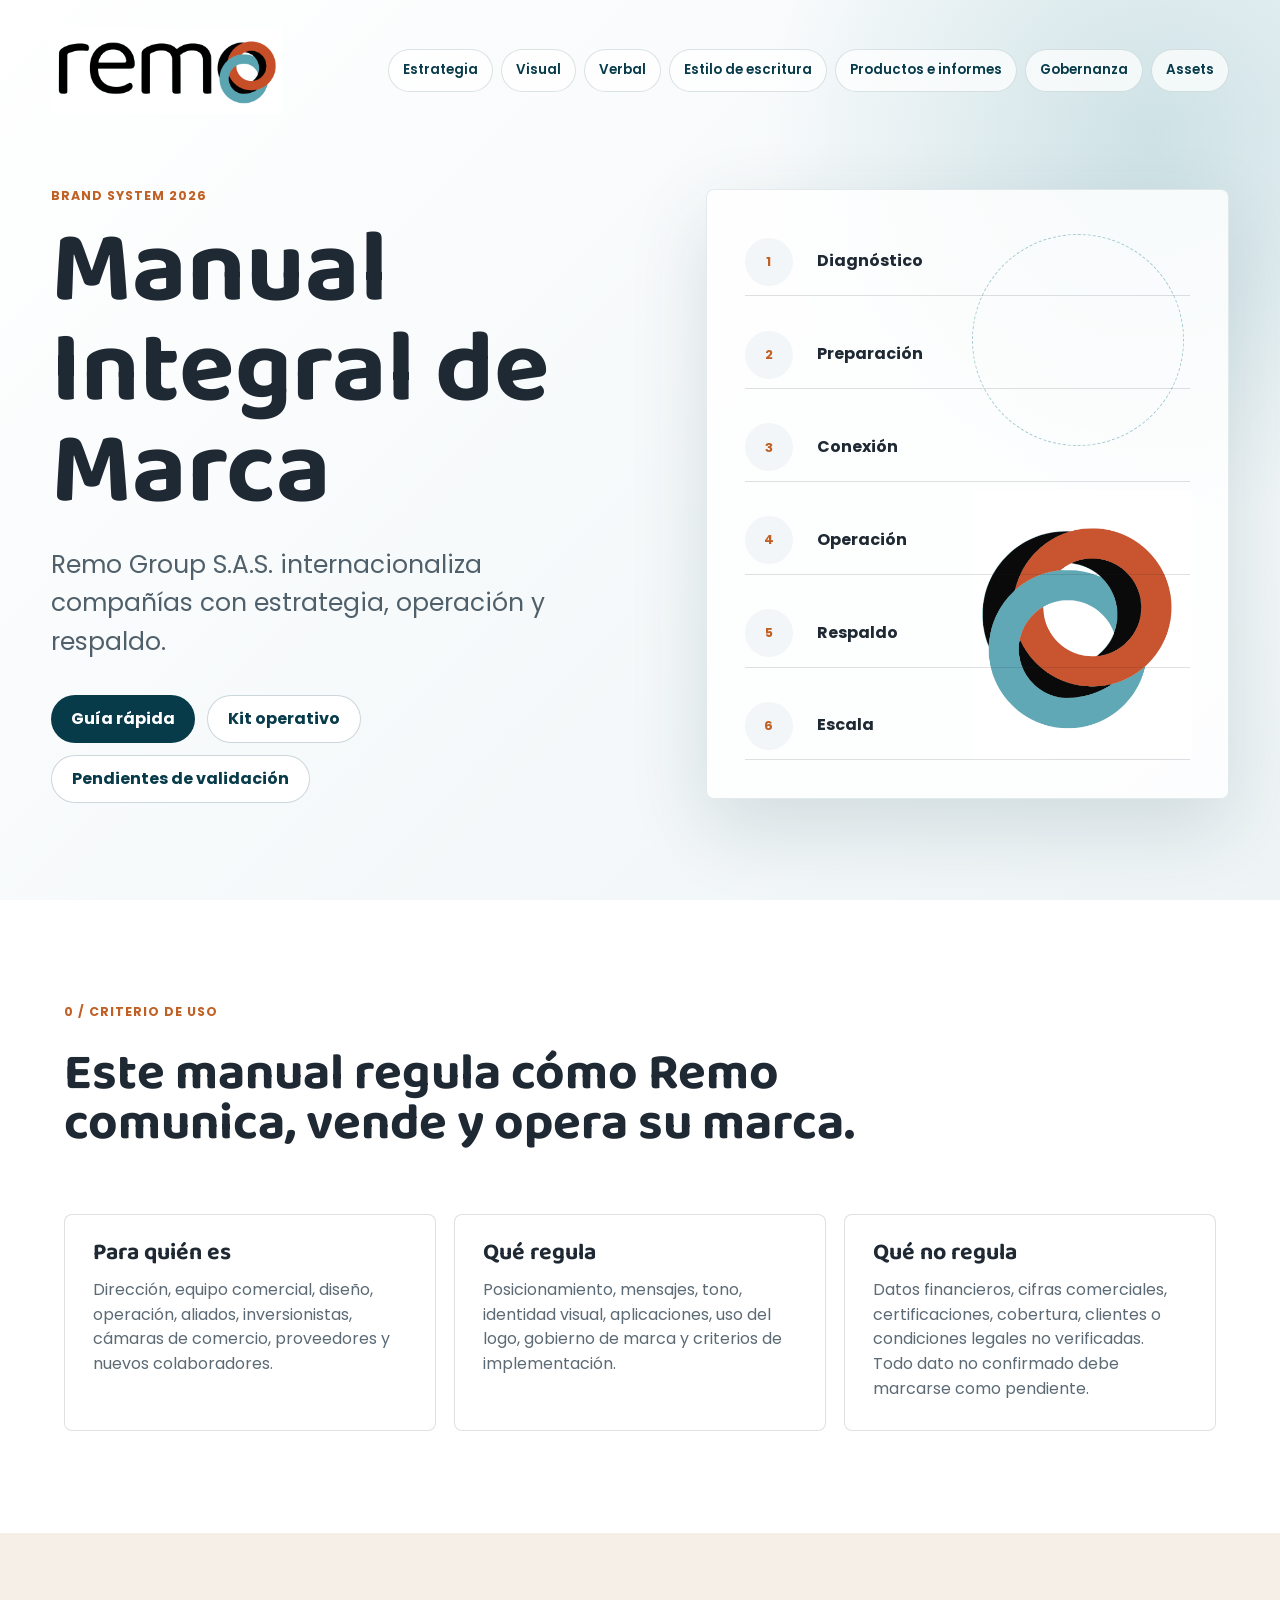
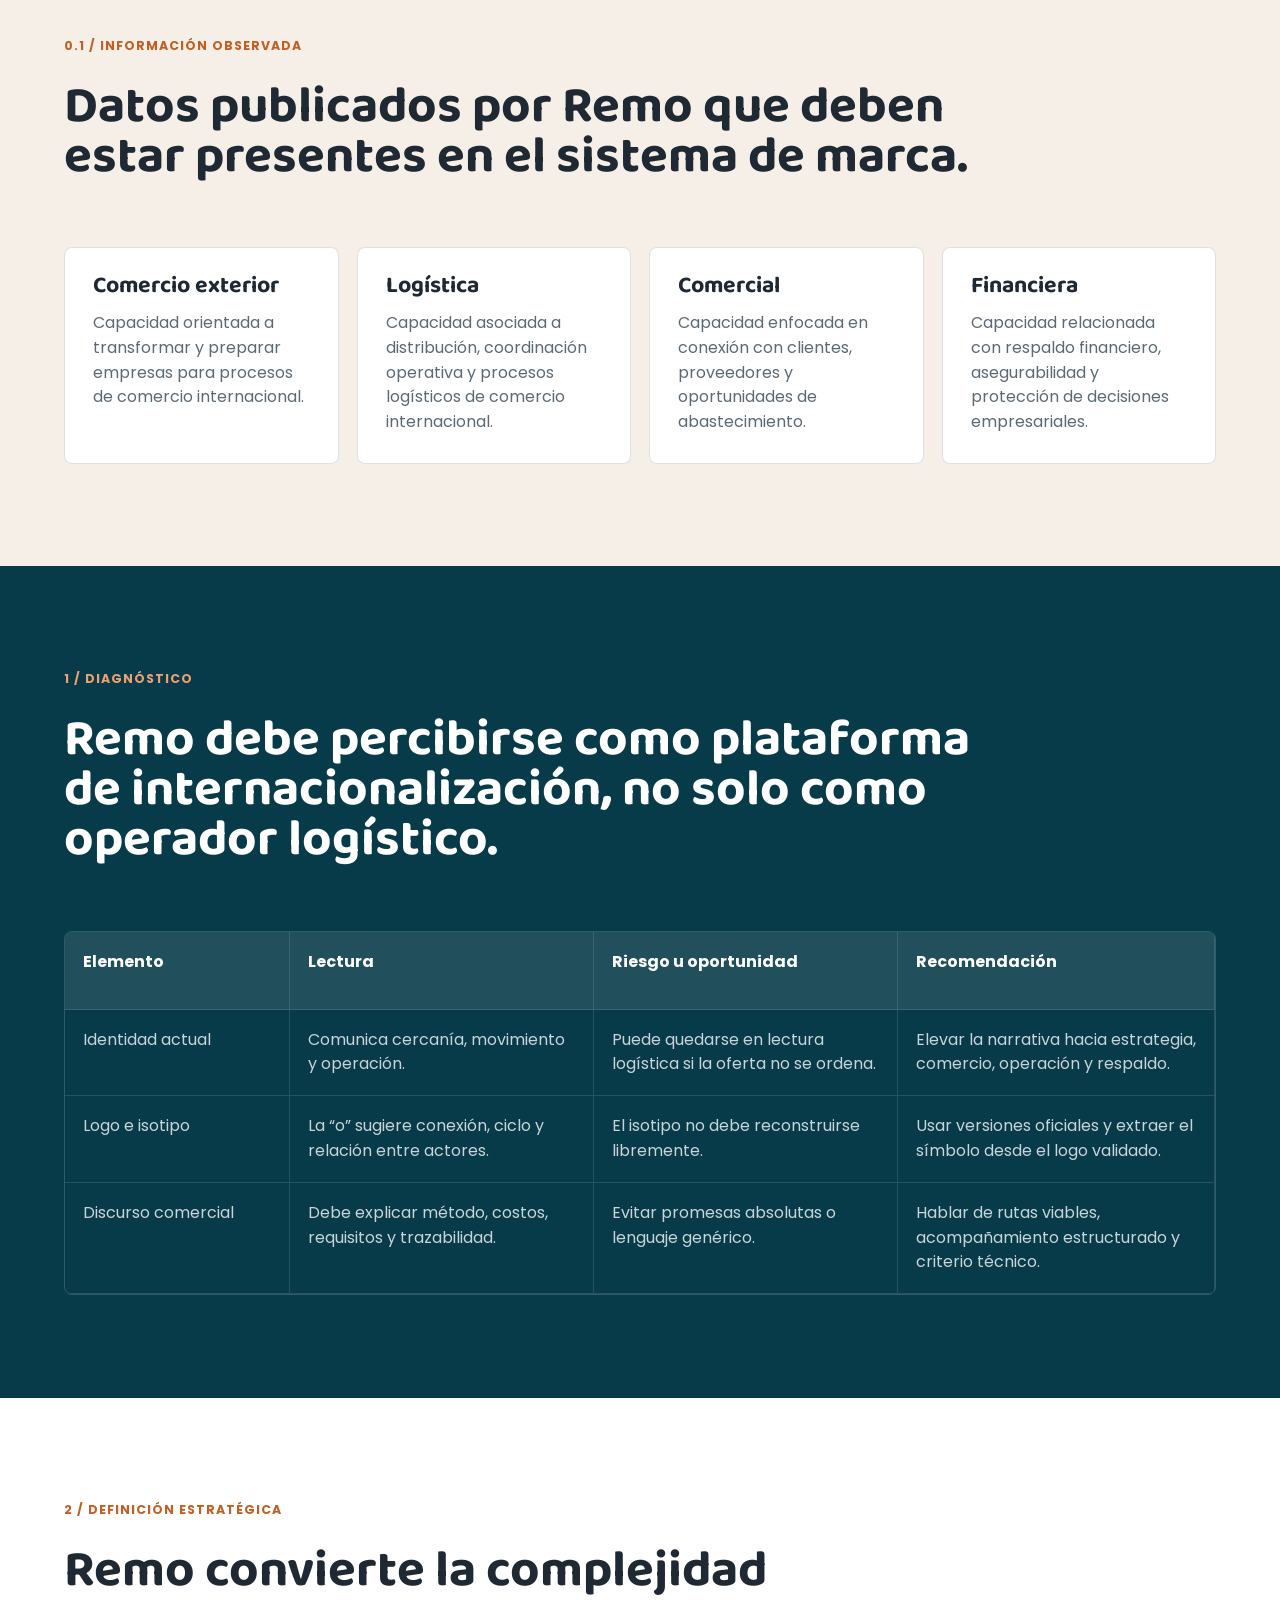
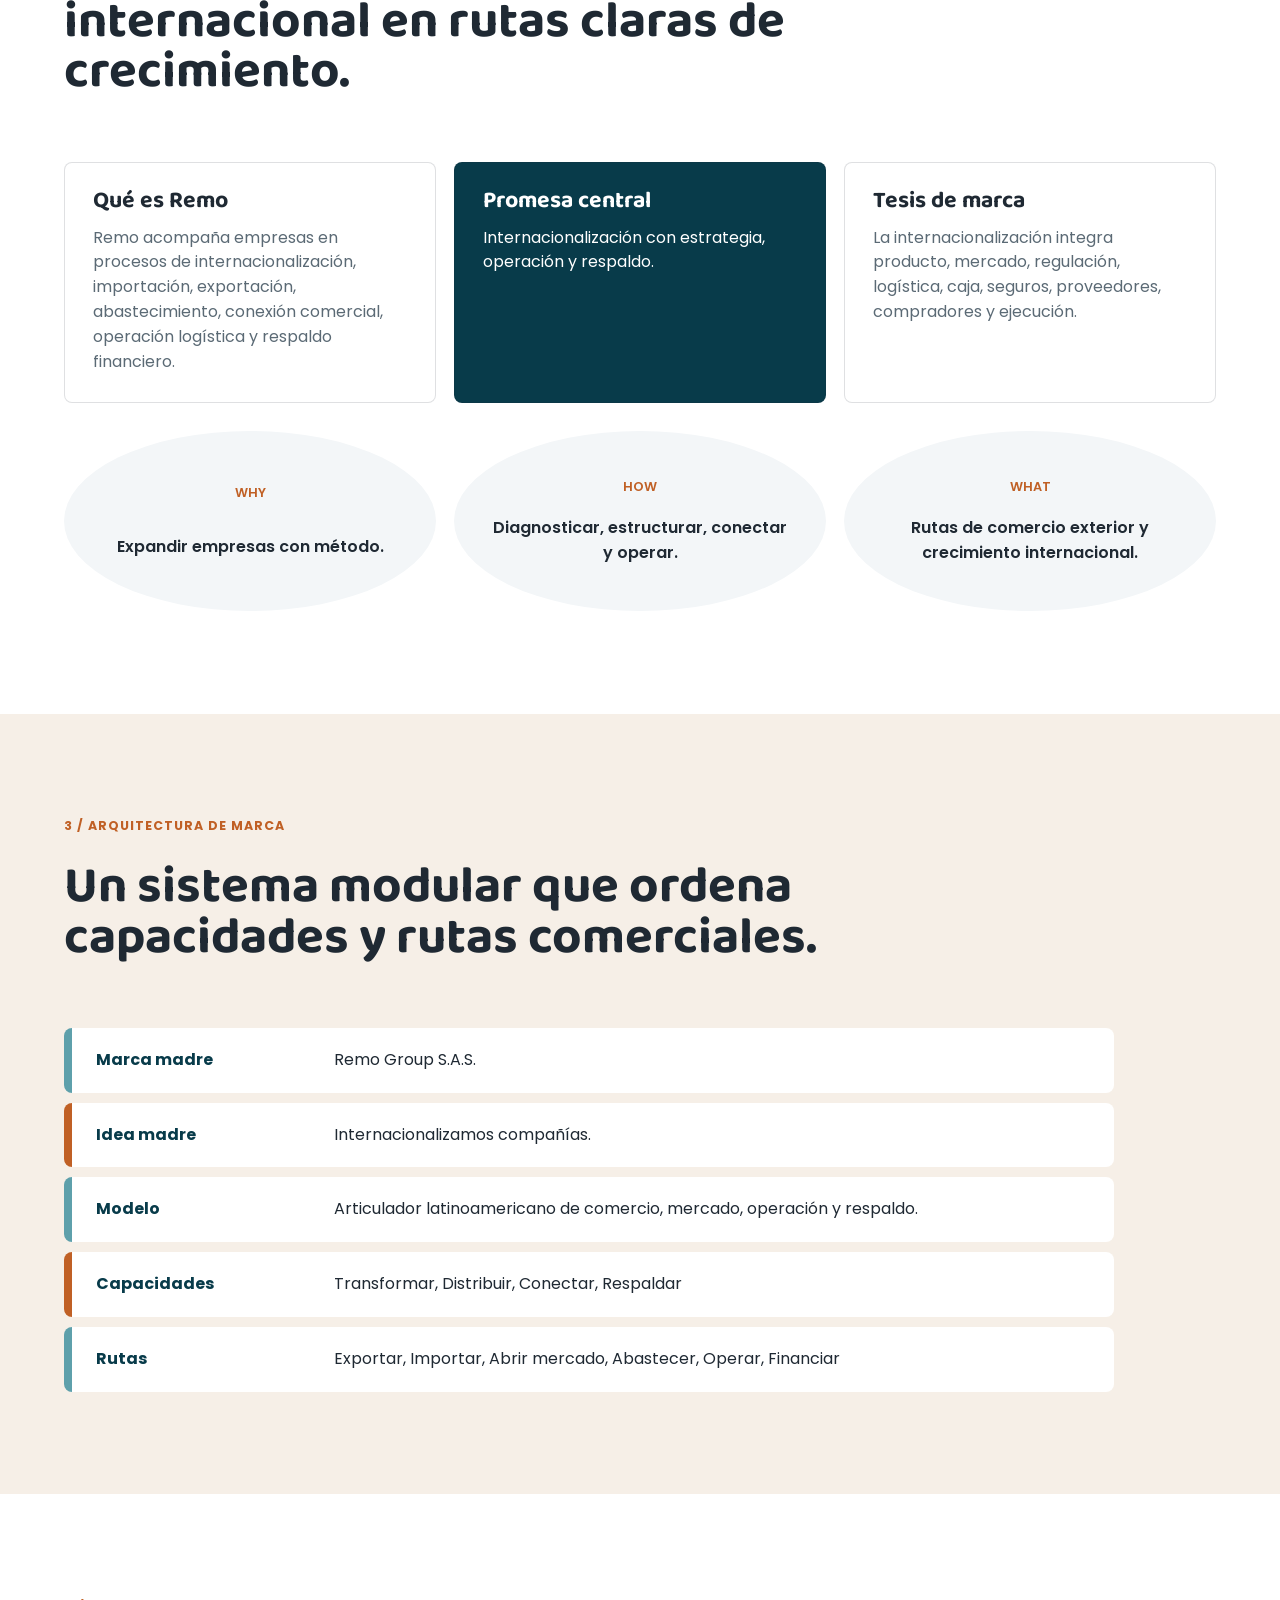
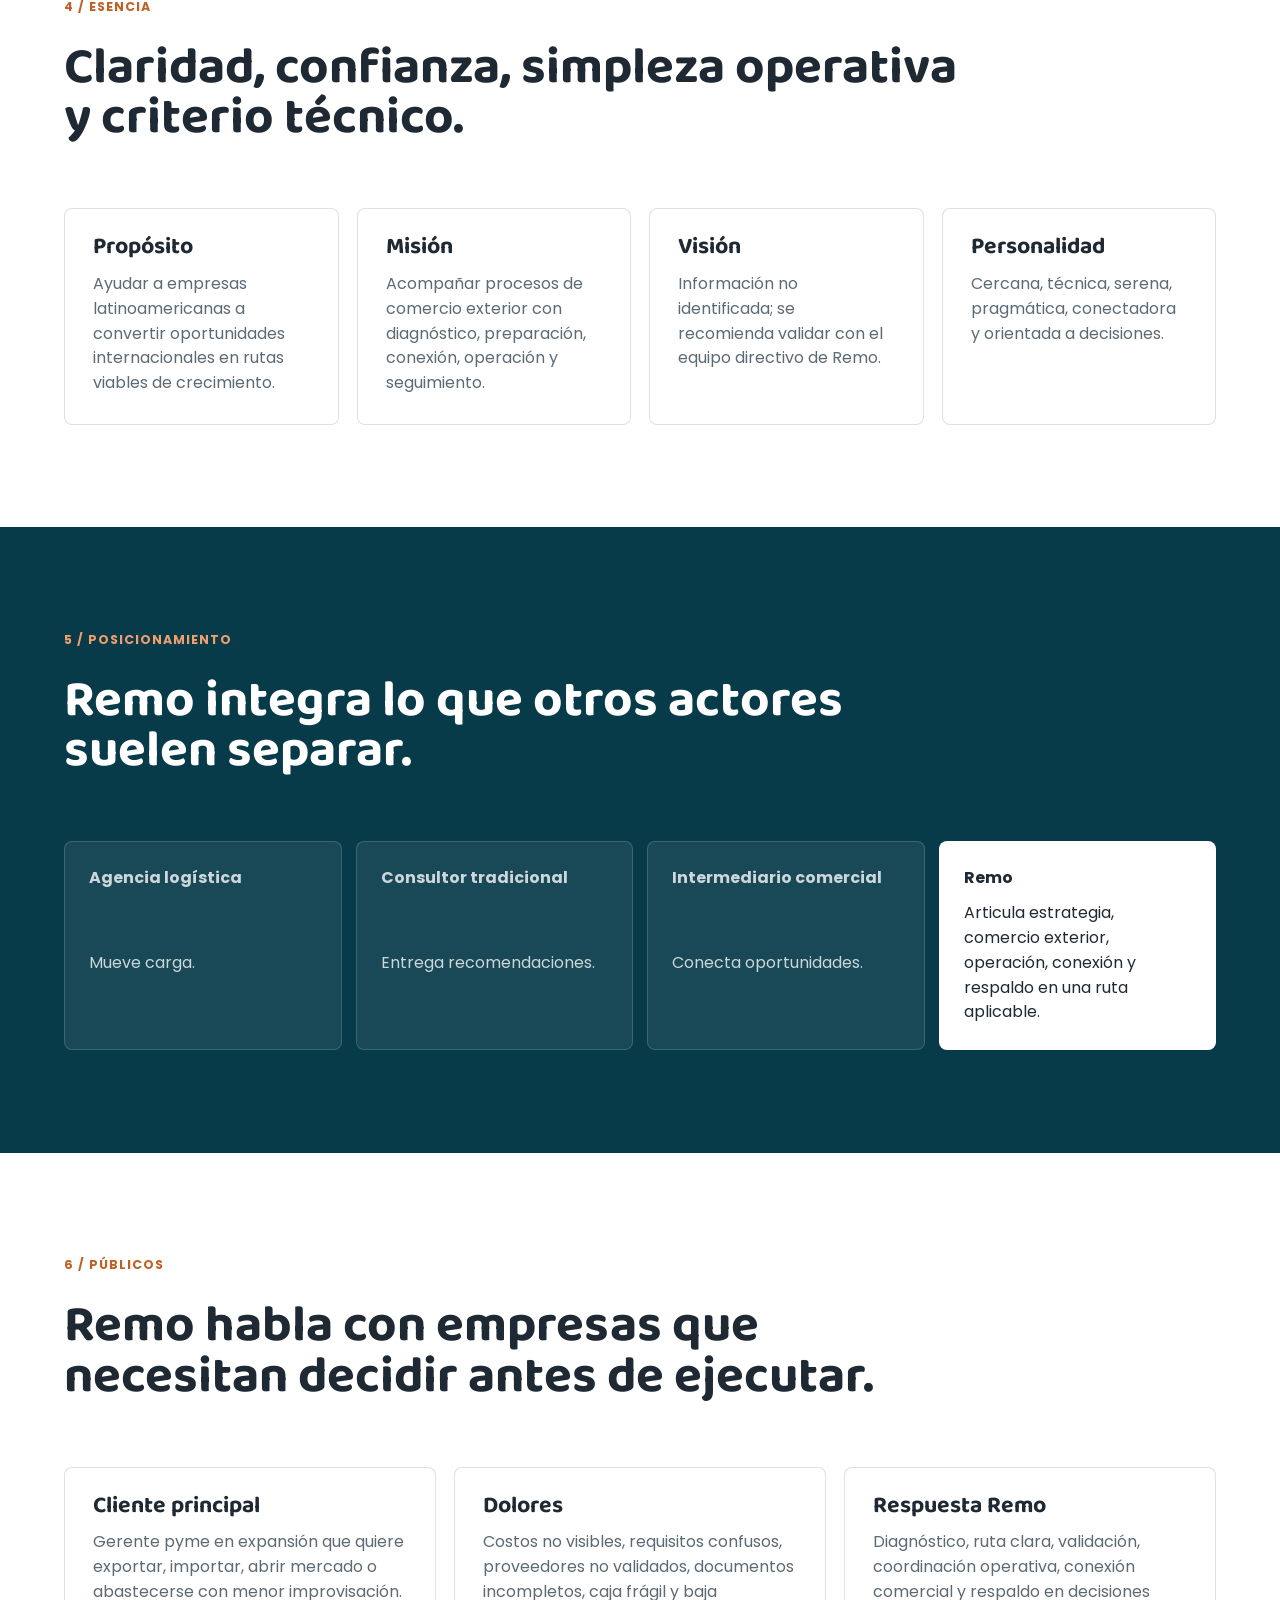
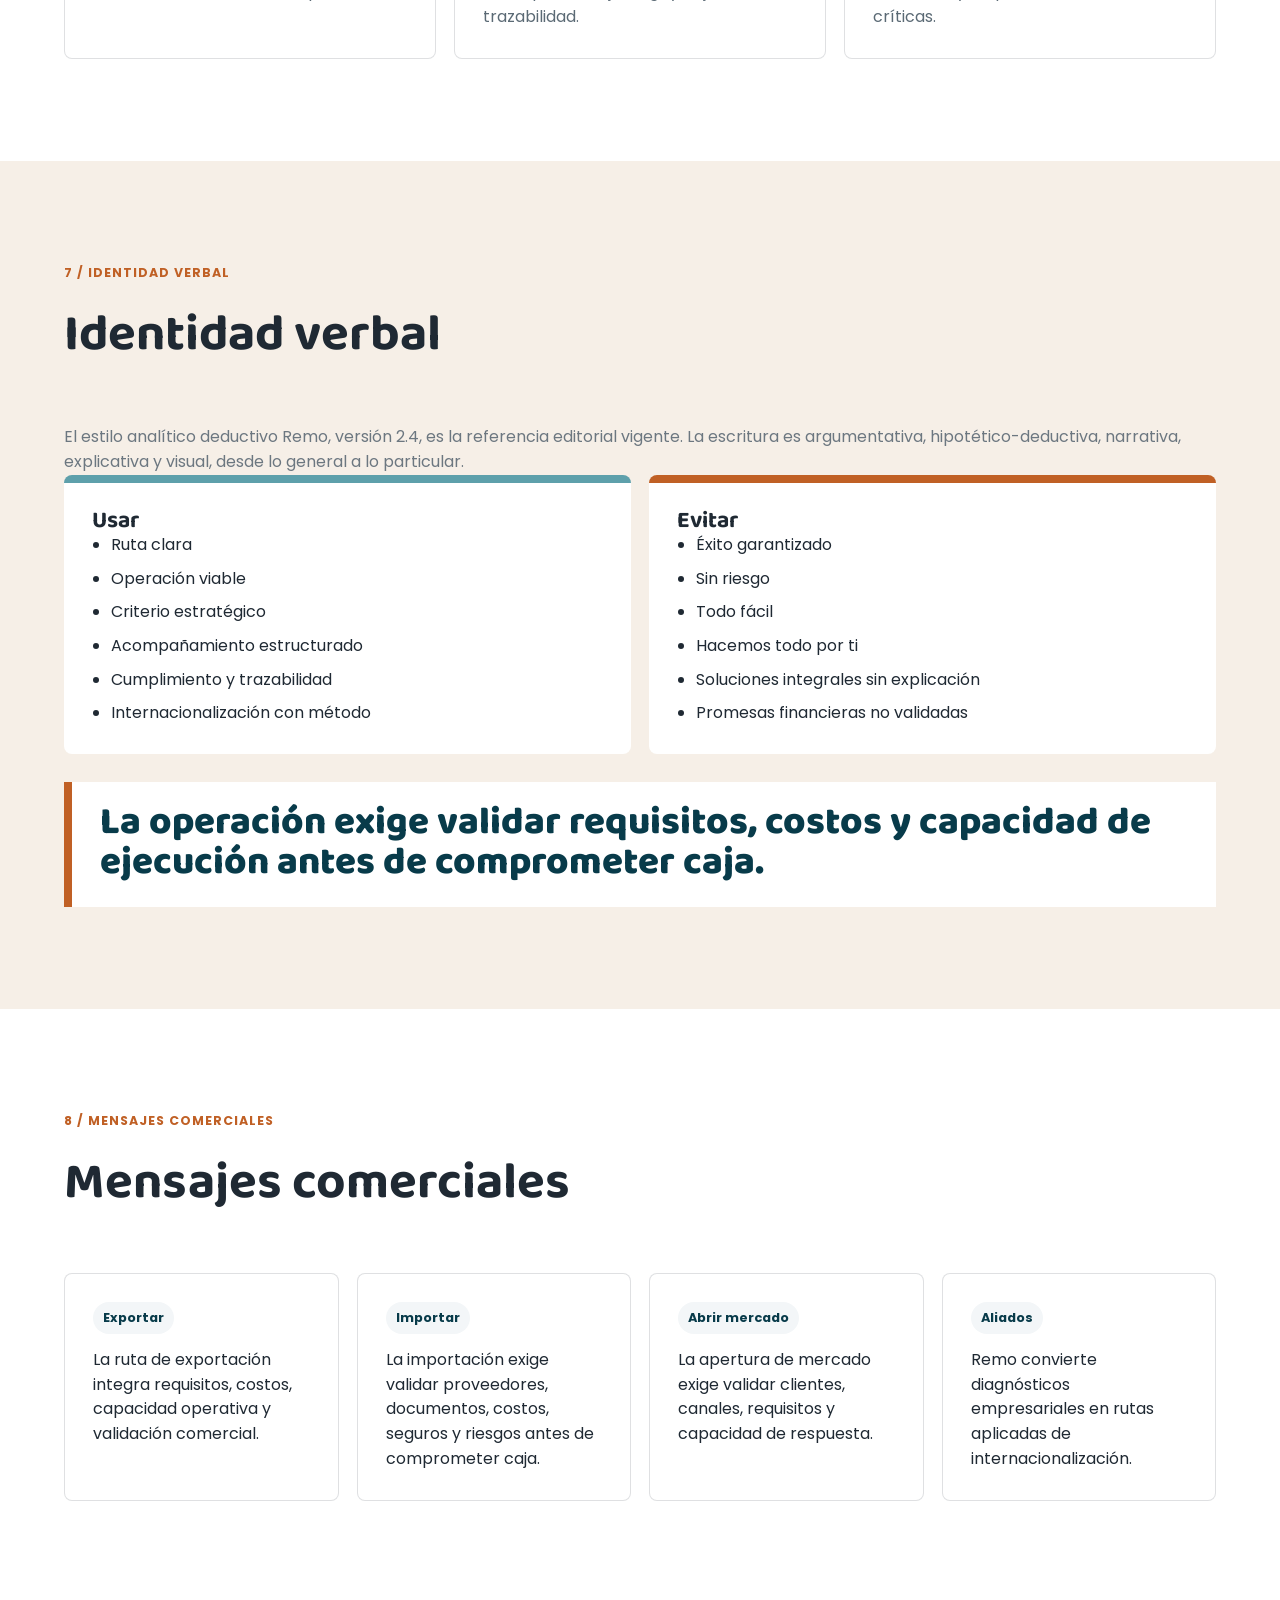
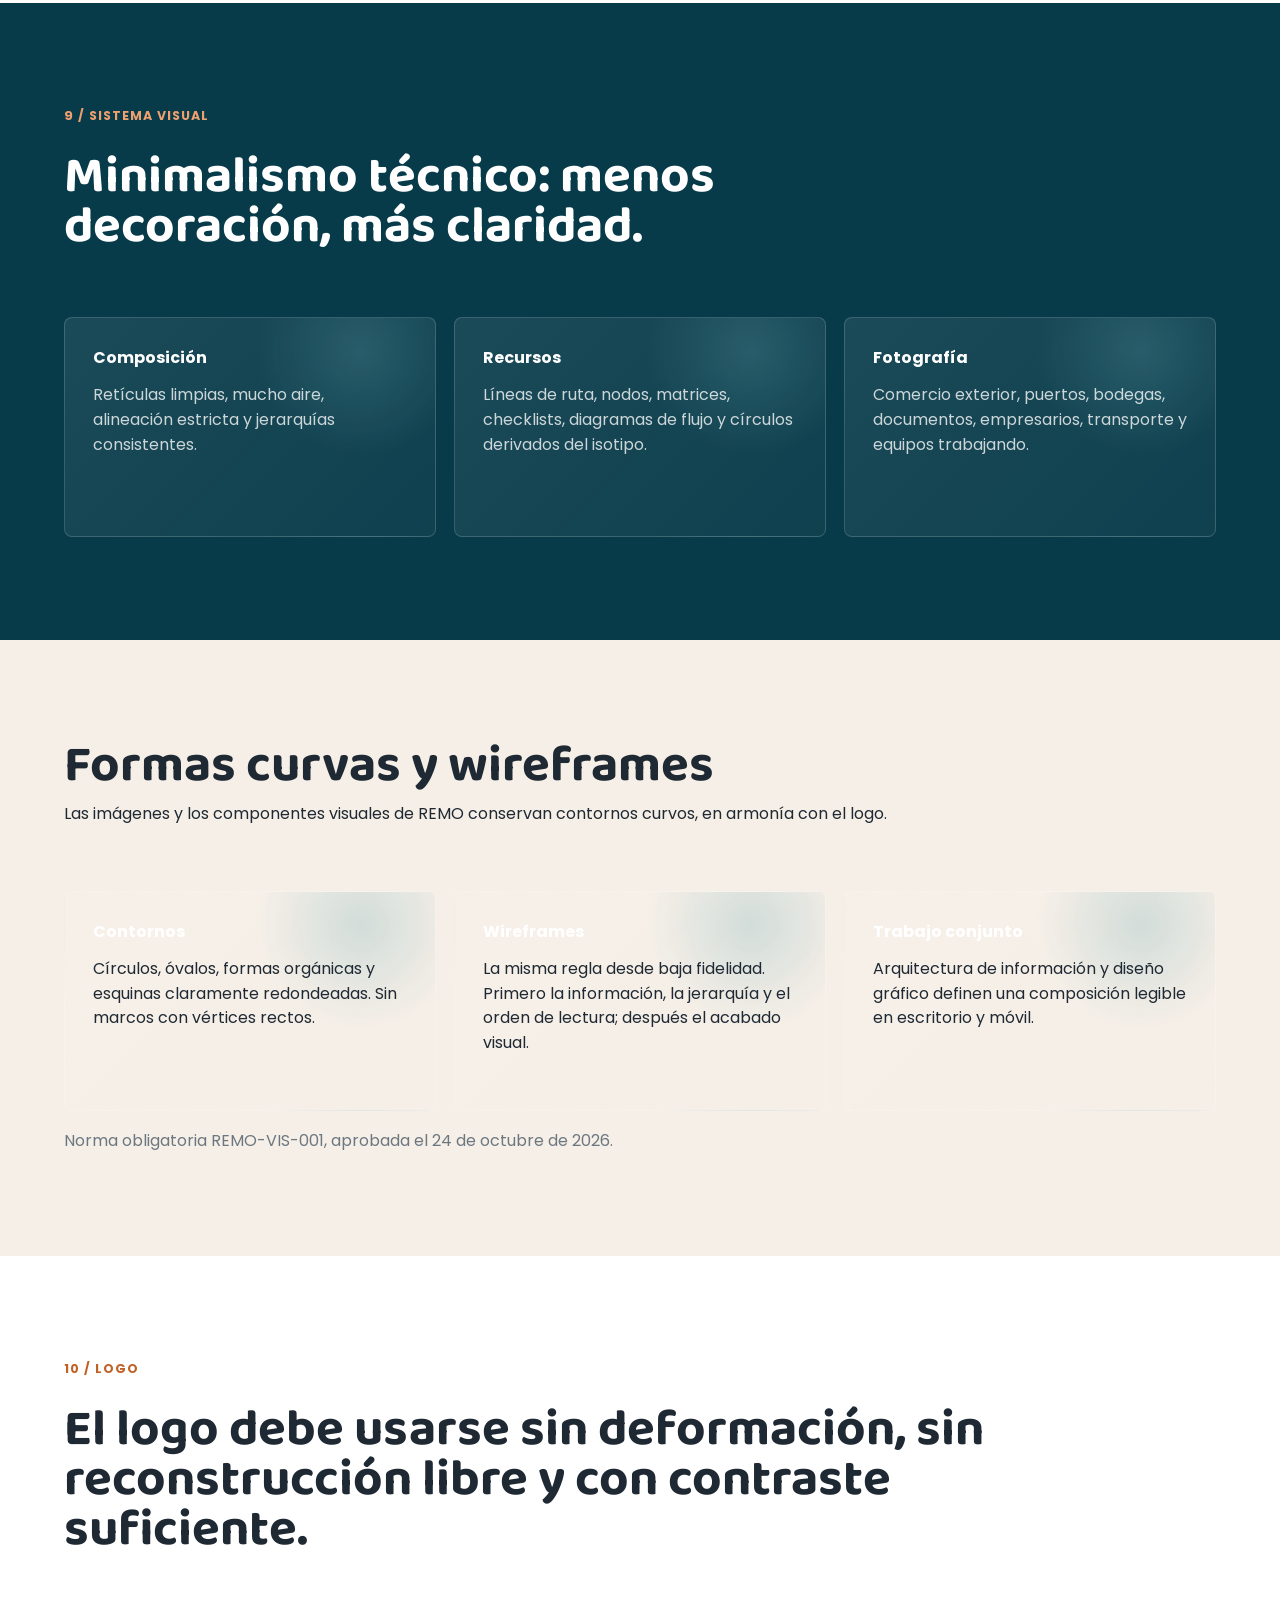
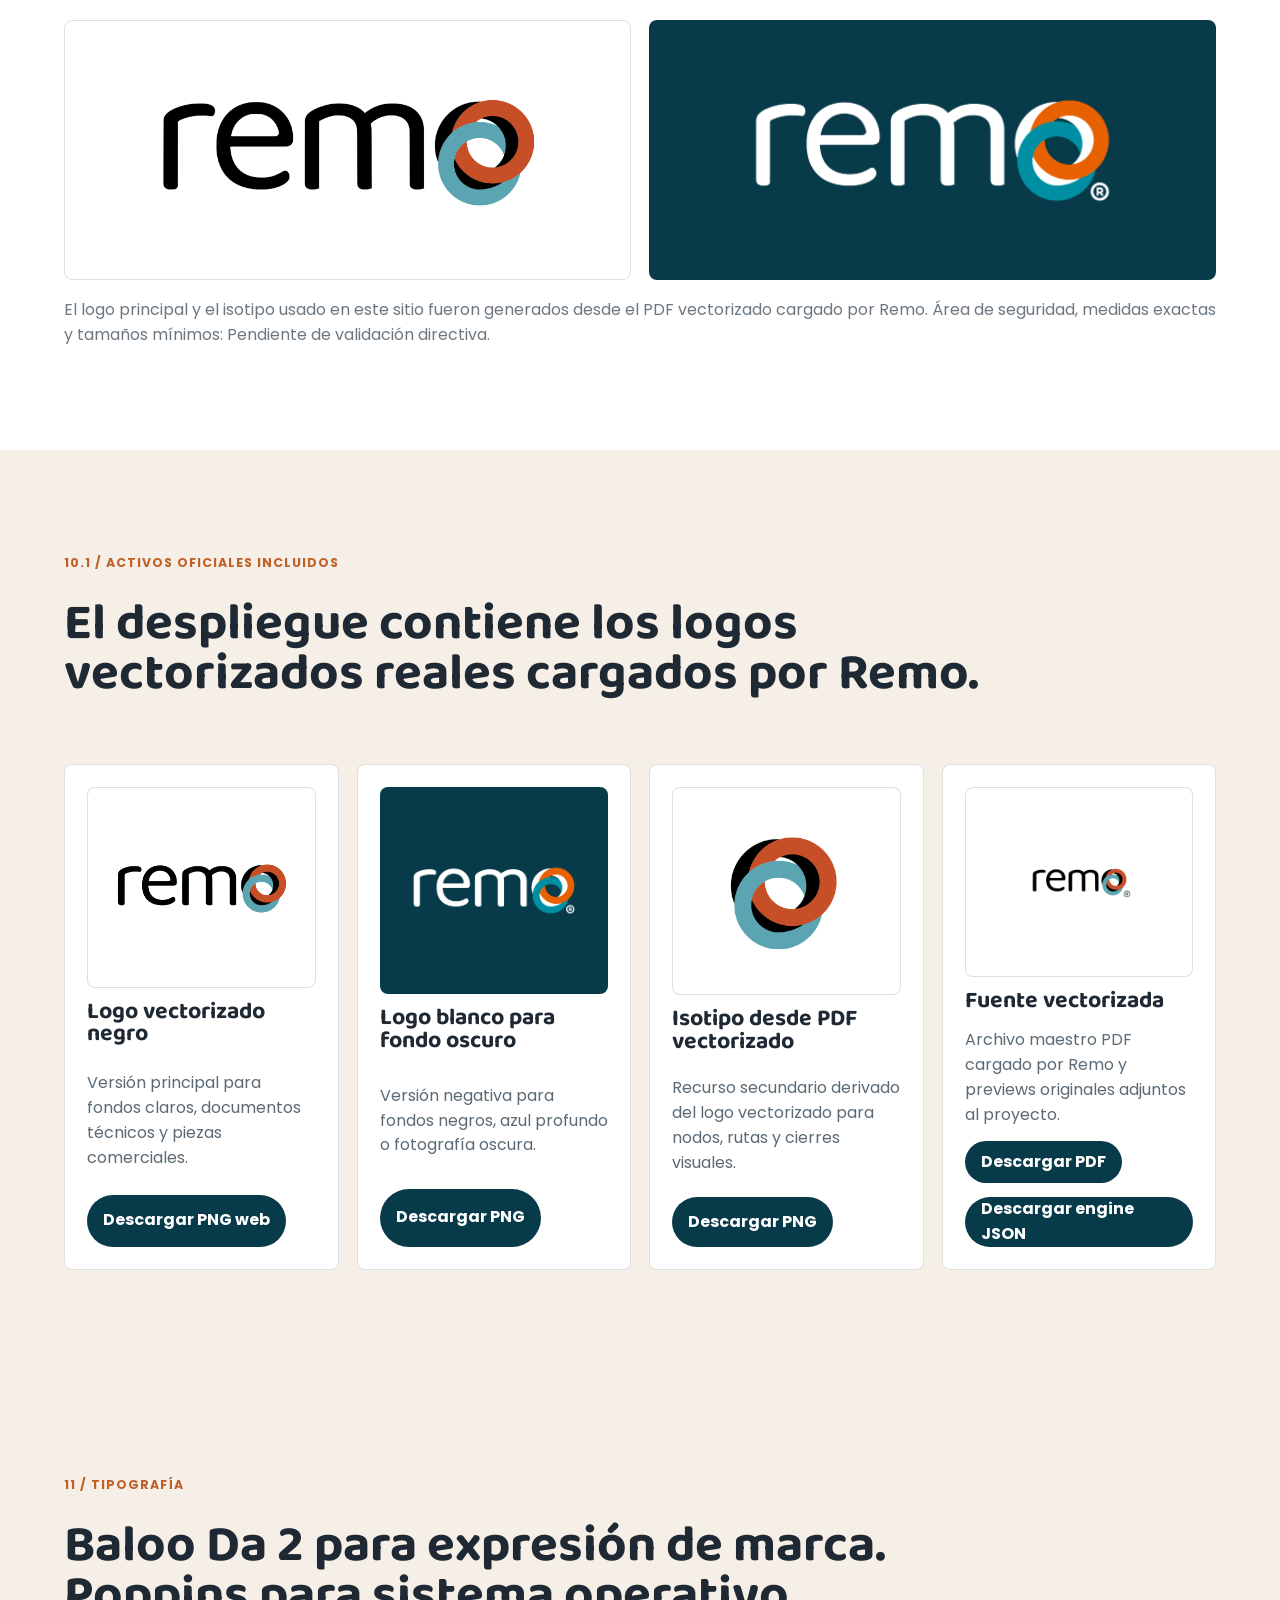
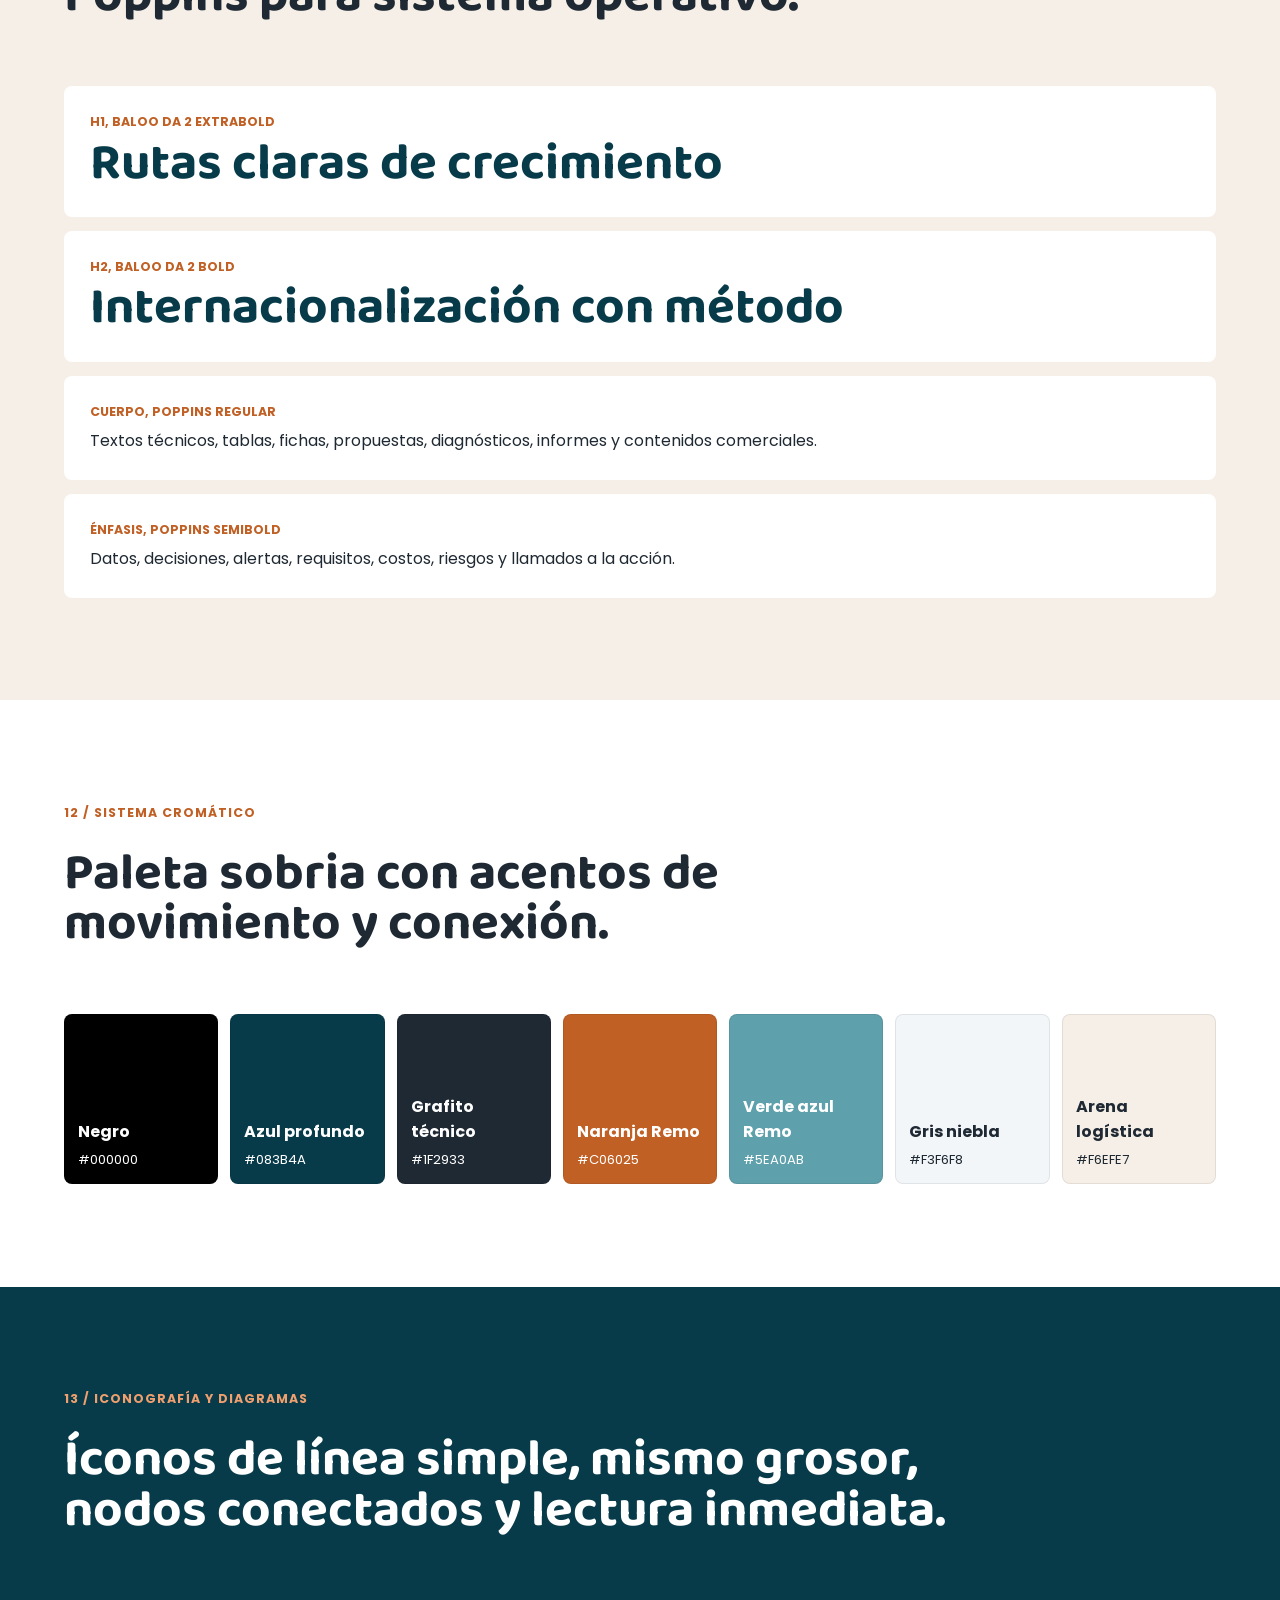
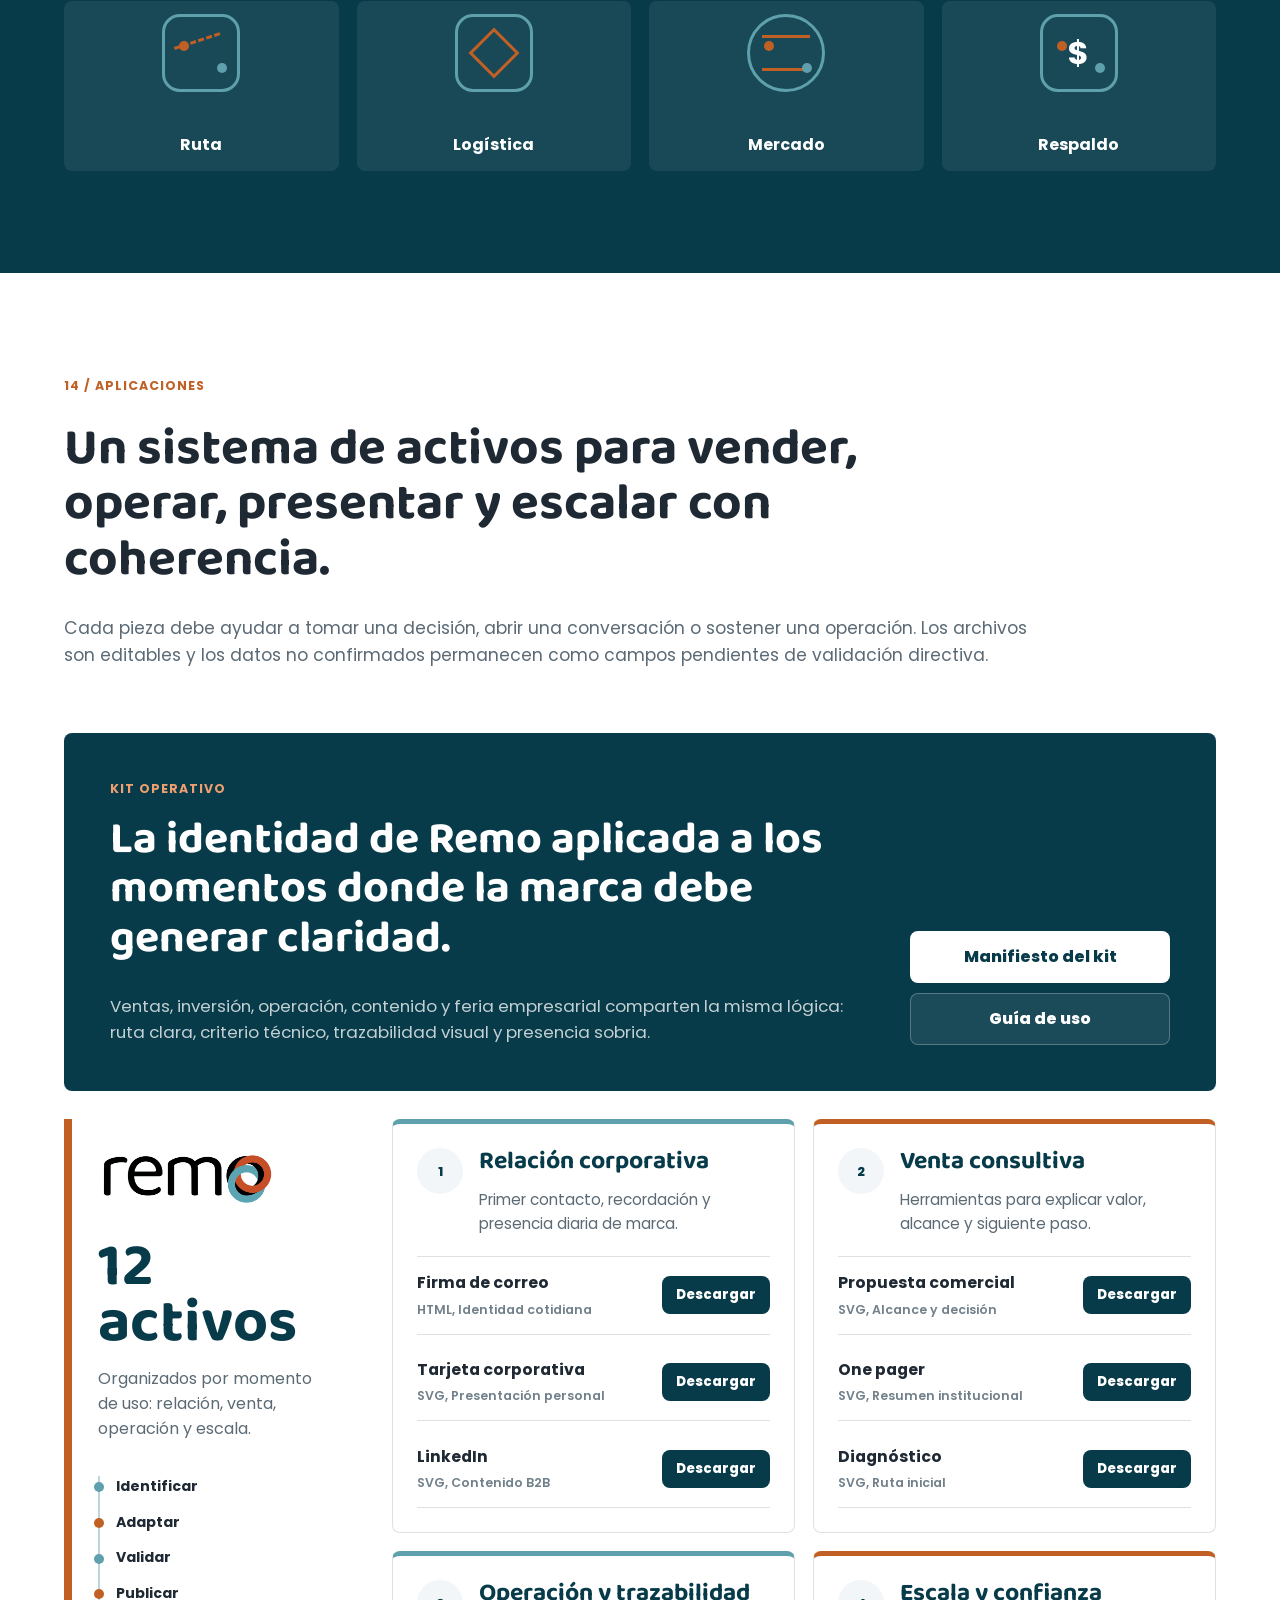
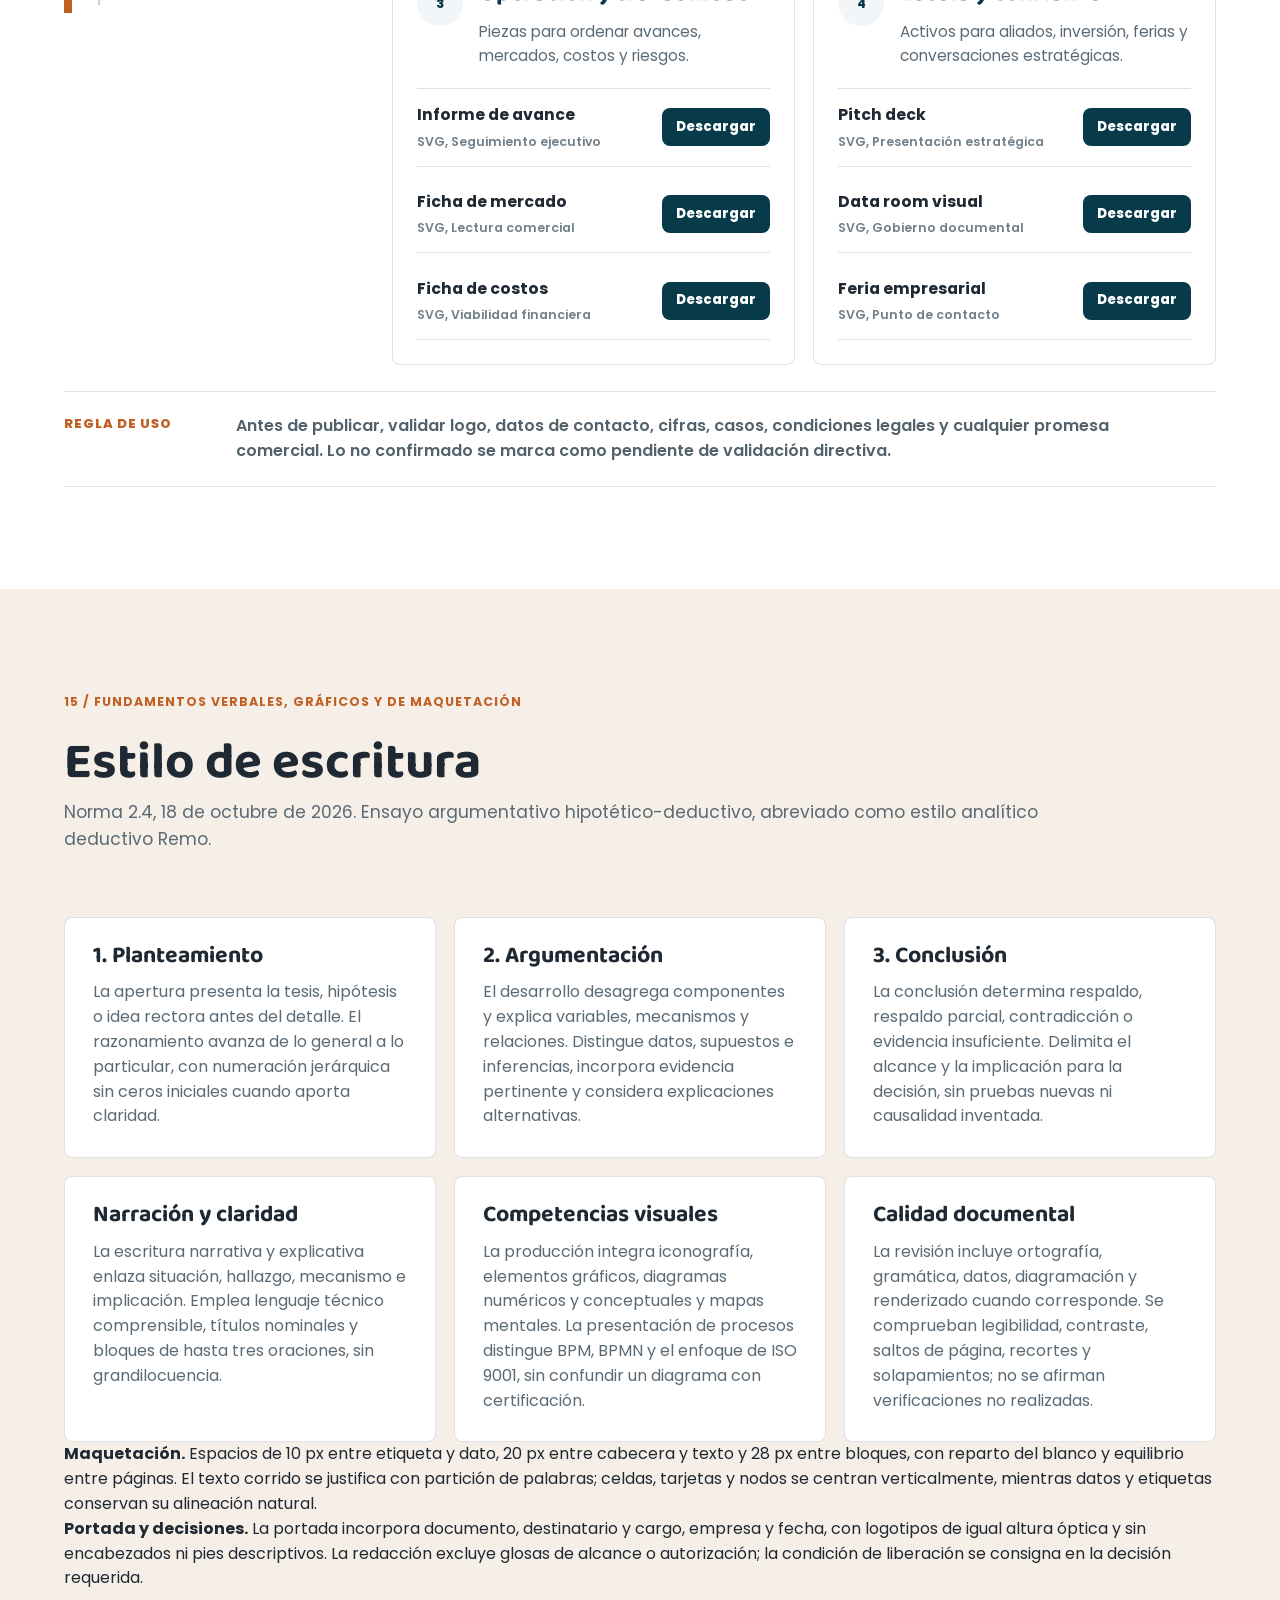
<file: index.html>
<!doctype html>
<html lang="es">
  <head>
    <meta charset="utf-8">
    <meta name="viewport" content="width=device-width, initial-scale=1">
    <title>Manual Integral de Marca | Remo Group S.A.S.</title>
    <meta name="description" content="Manual integral de marca de Remo Group S.A.S. para identidad visual, verbal, comercial y gobierno de marca.">
    <link rel="preconnect" href="https://fonts.googleapis.com">
    <link rel="preconnect" href="https://fonts.gstatic.com" crossorigin>
    <link href="https://fonts.googleapis.com/css2?family=Baloo+Da+2:wght@600;700;800&family=Poppins:wght@400;500;600;700&display=swap" rel="stylesheet">
    <link rel="stylesheet" href="styles.css">
  </head>
  <body>
    <header class="hero" id="inicio">
      <nav class="nav">
        <a class="brand" href="#inicio" aria-label="Inicio">
          <img src="assets/remo-logo-vectorizado-negro.png" alt="Remo Group">
        </a>
        <div class="nav-links" aria-label="Secciones principales">
          <a href="#estrategia">Estrategia</a>
          <a href="#visual">Visual</a>
          <a href="#verbal">Verbal</a>
          <a href="#estilo-de-escritura">Estilo de escritura</a>
          <a href="#experiencia-productos-informes">Productos e informes</a>
          <a href="#gobernanza">Gobernanza</a>
          <a href="#aplicaciones">Assets</a>
        </div>
      </nav>

      <section class="hero-grid">
        <div>
          <p class="eyebrow">Brand system 2026</p>
          <h1>Manual Integral de Marca</h1>
          <p class="lead">Remo Group S.A.S. internacionaliza compañías con estrategia, operación y respaldo.</p>
          <div class="hero-actions">
            <a class="button primary" href="#guia-rapida">Guía rápida</a>
            <a class="button secondary" href="#aplicaciones">Kit operativo</a>
            <a class="button secondary" href="#pendientes">Pendientes de validación</a>
          </div>
        </div>
        <div class="route-card" aria-label="Ruta conceptual de Remo">
          <img class="symbol" src="assets/remo-isotipo-vectorizado-color.png" alt="">
          <ol class="route">
            <li><span>1</span>Diagnóstico</li>
            <li><span>2</span>Preparación</li>
            <li><span>3</span>Conexión</li>
            <li><span>4</span>Operación</li>
            <li><span>5</span>Respaldo</li>
            <li><span>6</span>Escala</li>
          </ol>
        </div>
      </section>
    </header>

    <main>
      <section class="section intro" id="criterio">
        <div class="section-head">
          <p class="kicker">0 / Criterio de uso</p>
          <h2>Este manual regula cómo Remo comunica, vende y opera su marca.</h2>
        </div>
        <div class="cards three">
          <article>
            <h3>Para quién es</h3>
            <p>Dirección, equipo comercial, diseño, operación, aliados, inversionistas, cámaras de comercio, proveedores y nuevos colaboradores.</p>
          </article>
          <article>
            <h3>Qué regula</h3>
            <p>Posicionamiento, mensajes, tono, identidad visual, aplicaciones, uso del logo, gobierno de marca y criterios de implementación.</p>
          </article>
          <article>
            <h3>Qué no regula</h3>
            <p>Datos financieros, cifras comerciales, certificaciones, cobertura, clientes o condiciones legales no verificadas. Todo dato no confirmado debe marcarse como pendiente.</p>
          </article>
        </div>
      </section>

      <section class="section sand" id="informacion-observada">
        <div class="section-head">
          <p class="kicker">0.1 / Información observada</p>
          <h2>Datos publicados por Remo que deben estar presentes en el sistema de marca.</h2>
        </div>
        <div class="cards four">
          <article><h3>Comercio exterior</h3><p>Capacidad orientada a transformar y preparar empresas para procesos de comercio internacional.</p></article>
          <article><h3>Logística</h3><p>Capacidad asociada a distribución, coordinación operativa y procesos logísticos de comercio internacional.</p></article>
          <article><h3>Comercial</h3><p>Capacidad enfocada en conexión con clientes, proveedores y oportunidades de abastecimiento.</p></article>
          <article><h3>Financiera</h3><p>Capacidad relacionada con respaldo financiero, asegurabilidad y protección de decisiones empresariales.</p></article>
        </div>
      </section>

      <section class="section dark" id="diagnostico">
        <div class="section-head">
          <p class="kicker">1 / Diagnóstico</p>
          <h2>Remo debe percibirse como plataforma de internacionalización, no solo como operador logístico.</h2>
        </div>
        <div class="matrix">
          <div class="matrix-head">Elemento</div>
          <div class="matrix-head">Lectura</div>
          <div class="matrix-head">Riesgo u oportunidad</div>
          <div class="matrix-head">Recomendación</div>
          <div>Identidad actual</div>
          <div>Comunica cercanía, movimiento y operación.</div>
          <div>Puede quedarse en lectura logística si la oferta no se ordena.</div>
          <div>Elevar la narrativa hacia estrategia, comercio, operación y respaldo.</div>
          <div>Logo e isotipo</div>
          <div>La “o” sugiere conexión, ciclo y relación entre actores.</div>
          <div>El isotipo no debe reconstruirse libremente.</div>
          <div>Usar versiones oficiales y extraer el símbolo desde el logo validado.</div>
          <div>Discurso comercial</div>
          <div>Debe explicar método, costos, requisitos y trazabilidad.</div>
          <div>Evitar promesas absolutas o lenguaje genérico.</div>
          <div>Hablar de rutas viables, acompañamiento estructurado y criterio técnico.</div>
        </div>
      </section>

      <section class="section" id="estrategia">
        <div class="section-head">
          <p class="kicker">2 / Definición estratégica</p>
          <h2>Remo convierte la complejidad internacional en rutas claras de crecimiento.</h2>
        </div>
        <div class="strategy-grid">
          <article class="statement">
            <h3>Qué es Remo</h3>
            <p>Remo acompaña empresas en procesos de internacionalización, importación, exportación, abastecimiento, conexión comercial, operación logística y respaldo financiero.</p>
          </article>
          <article class="statement accent">
            <h3>Promesa central</h3>
            <p>Internacionalización con estrategia, operación y respaldo.</p>
          </article>
          <article class="statement">
            <h3>Tesis de marca</h3>
            <p>La internacionalización integra producto, mercado, regulación, logística, caja, seguros, proveedores, compradores y ejecución.</p>
          </article>
        </div>
        <div class="circle-system" aria-label="Sistema estratégico Remo">
          <div><span>Why</span>Expandir empresas con método.</div>
          <div><span>How</span>Diagnosticar, estructurar, conectar y operar.</div>
          <div><span>What</span>Rutas de comercio exterior y crecimiento internacional.</div>
        </div>
      </section>

      <section class="section sand" id="arquitectura">
        <div class="section-head">
          <p class="kicker">3 / Arquitectura de marca</p>
          <h2>Un sistema modular que ordena capacidades y rutas comerciales.</h2>
        </div>
        <div class="pyramid">
          <div><strong>Marca madre</strong><span>Remo Group S.A.S.</span></div>
          <div><strong>Idea madre</strong><span>Internacionalizamos compañías.</span></div>
          <div><strong>Modelo</strong><span>Articulador latinoamericano de comercio, mercado, operación y respaldo.</span></div>
          <div><strong>Capacidades</strong><span>Transformar, Distribuir, Conectar, Respaldar</span></div>
          <div><strong>Rutas</strong><span>Exportar, Importar, Abrir mercado, Abastecer, Operar, Financiar</span></div>
        </div>
      </section>

      <section class="section" id="esencia">
        <div class="section-head">
          <p class="kicker">4 / Esencia</p>
          <h2>Claridad, confianza, simpleza operativa y criterio técnico.</h2>
        </div>
        <div class="cards four">
          <article><h3>Propósito</h3><p>Ayudar a empresas latinoamericanas a convertir oportunidades internacionales en rutas viables de crecimiento.</p></article>
          <article><h3>Misión</h3><p>Acompañar procesos de comercio exterior con diagnóstico, preparación, conexión, operación y seguimiento.</p></article>
          <article><h3>Visión</h3><p>Información no identificada; se recomienda validar con el equipo directivo de Remo.</p></article>
          <article><h3>Personalidad</h3><p>Cercana, técnica, serena, pragmática, conectadora y orientada a decisiones.</p></article>
        </div>
      </section>

      <section class="section dark" id="posicionamiento">
        <div class="section-head">
          <p class="kicker">5 / Posicionamiento</p>
          <h2>Remo integra lo que otros actores suelen separar.</h2>
        </div>
        <div class="compare">
          <div><strong>Agencia logística</strong><span>Mueve carga.</span></div>
          <div><strong>Consultor tradicional</strong><span>Entrega recomendaciones.</span></div>
          <div><strong>Intermediario comercial</strong><span>Conecta oportunidades.</span></div>
          <div><strong>Remo</strong><span>Articula estrategia, comercio exterior, operación, conexión y respaldo en una ruta aplicable.</span></div>
        </div>
      </section>

      <section class="section" id="publicos">
        <div class="section-head">
          <p class="kicker">6 / Públicos</p>
          <h2>Remo habla con empresas que necesitan decidir antes de ejecutar.</h2>
        </div>
        <div class="cards three">
          <article><h3>Cliente principal</h3><p>Gerente pyme en expansión que quiere exportar, importar, abrir mercado o abastecerse con menor improvisación.</p></article>
          <article><h3>Dolores</h3><p>Costos no visibles, requisitos confusos, proveedores no validados, documentos incompletos, caja frágil y baja trazabilidad.</p></article>
          <article><h3>Respuesta Remo</h3><p>Diagnóstico, ruta clara, validación, coordinación operativa, conexión comercial y respaldo en decisiones críticas.</p></article>
        </div>
      </section>
      <section class="section sand" id="verbal">
        <div class="section-head">
          <p class="kicker">7 / Identidad verbal</p>
          <h2>Identidad verbal</h2>
        </div>
        <p class="note">El <a href="#estilo-de-escritura">estilo analítico deductivo Remo</a>, versión 2.4, es la referencia editorial vigente. La escritura es argumentativa, hipotético-deductiva, narrativa, explicativa y visual, desde lo general a lo particular.</p>
        <div class="dos-donts">
          <article>
            <h3>Usar</h3>
            <ul>
              <li>Ruta clara</li>
              <li>Operación viable</li>
              <li>Criterio estratégico</li>
              <li>Acompañamiento estructurado</li>
              <li>Cumplimiento y trazabilidad</li>
              <li>Internacionalización con método</li>
            </ul>
          </article>
          <article>
            <h3>Evitar</h3>
            <ul>
              <li>Éxito garantizado</li>
              <li>Sin riesgo</li>
              <li>Todo fácil</li>
              <li>Hacemos todo por ti</li>
              <li>Soluciones integrales sin explicación</li>
              <li>Promesas financieras no validadas</li>
            </ul>
          </article>
        </div>
        <div class="quote">La operación exige validar requisitos, costos y capacidad de ejecución antes de comprometer caja.</div>
      </section>

      <section class="section" id="mensajes">
        <div class="section-head">
          <p class="kicker">8 / Mensajes comerciales</p>
          <h2>Mensajes comerciales</h2>
        </div>
        <div class="message-grid">
          <article><span>Exportar</span><p>La ruta de exportación integra requisitos, costos, capacidad operativa y validación comercial.</p></article>
          <article><span>Importar</span><p>La importación exige validar proveedores, documentos, costos, seguros y riesgos antes de comprometer caja.</p></article>
          <article><span>Abrir mercado</span><p>La apertura de mercado exige validar clientes, canales, requisitos y capacidad de respuesta.</p></article>
          <article><span>Aliados</span><p>Remo convierte diagnósticos empresariales en rutas aplicadas de internacionalización.</p></article>
        </div>
      </section>

      <section class="section dark" id="visual">
        <div class="section-head">
          <p class="kicker">9 / Sistema visual</p>
          <h2>Minimalismo técnico: menos decoración, más claridad.</h2>
        </div>
        <div class="visual-rules">
          <div><strong>Composición</strong><span>Retículas limpias, mucho aire, alineación estricta y jerarquías consistentes.</span></div>
          <div><strong>Recursos</strong><span>Líneas de ruta, nodos, matrices, checklists, diagramas de flujo y círculos derivados del isotipo.</span></div>
          <div><strong>Fotografía</strong><span>Comercio exterior, puertos, bodegas, documentos, empresarios, transporte y equipos trabajando.</span></div>
        </div>
      </section>

      <section class="section sand" id="formas-curvas-wireframes">
        <div class="section-head"><h2>Formas curvas y wireframes</h2><p>Las imágenes y los componentes visuales de REMO conservan contornos curvos, en armonía con el logo.</p></div>
        <div class="visual-rules">
          <div><strong>Contornos</strong><span>Círculos, óvalos, formas orgánicas y esquinas claramente redondeadas. Sin marcos con vértices rectos.</span></div>
          <div><strong>Wireframes</strong><span>La misma regla desde baja fidelidad. Primero la información, la jerarquía y el orden de lectura; después el acabado visual.</span></div>
          <div><strong>Trabajo conjunto</strong><span>Arquitectura de información y diseño gráfico definen una composición legible en escritorio y móvil.</span></div>
        </div>
        <p class="note"><a href="guidelines/formas-curvas-wireframes.md">Norma obligatoria REMO-VIS-001</a>, aprobada el 24 de octubre de 2026.</p>
      </section>

      <section class="section" id="logo">
        <div class="section-head">
          <p class="kicker">10 / Logo</p>
          <h2>El logo debe usarse sin deformación, sin reconstrucción libre y con contraste suficiente.</h2>
        </div>
        <div class="logo-demo">
          <div class="logo-panel light"><img src="assets/remo-logo-vectorizado-negro.png" alt="Logo vectorizado Remo sobre fondo claro"></div>
          <div class="logo-panel dark"><img src="assets/remo-logo-oficial-blanco.png" alt="Logo oficial Remo blanco"></div>
        </div>
        <p class="note">El logo principal y el isotipo usado en este sitio fueron generados desde el PDF vectorizado cargado por Remo. Área de seguridad, medidas exactas y tamaños mínimos: Pendiente de validación directiva.</p>
      </section>

      <section class="section sand" id="activos">
        <div class="section-head">
          <p class="kicker">10.1 / Activos oficiales incluidos</p>
          <h2>El despliegue contiene los logos vectorizados reales cargados por Remo.</h2>
        </div>
        <div class="asset-grid">
          <article>
            <div class="asset-preview asset-light">
              <img src="assets/remo-logo-vectorizado-negro.png" alt="Logo vectorizado Remo negro">
            </div>
            <h3>Logo vectorizado negro</h3>
            <p>Versión principal para fondos claros, documentos técnicos y piezas comerciales.</p>
            <a href="assets/remo-logo-vectorizado-negro.png" download>Descargar PNG web</a>
          </article>
          <article>
            <div class="asset-preview asset-dark">
              <img src="assets/remo-logo-oficial-blanco.png" alt="Logo oficial Remo blanco">
            </div>
            <h3>Logo blanco para fondo oscuro</h3>
            <p>Versión negativa para fondos negros, azul profundo o fotografía oscura.</p>
            <a href="assets/remo-logo-oficial-blanco.png" download>Descargar PNG</a>
          </article>
          <article>
            <div class="asset-preview asset-light symbol-preview">
              <img src="assets/remo-isotipo-vectorizado-color.png" alt="Isotipo vectorizado Remo color">
            </div>
            <h3>Isotipo desde PDF vectorizado</h3>
            <p>Recurso secundario derivado del logo vectorizado para nodos, rutas y cierres visuales.</p>
            <a href="assets/remo-isotipo-vectorizado-color.png" download>Descargar PNG</a>
          </article>
          <article>
            <div class="asset-preview asset-light">
              <img src="assets/source/remo-logo-blanco-vectorizado-preview.png" alt="Vista previa del logo vectorizado cargado">
            </div>
            <h3>Fuente vectorizada</h3>
            <p>Archivo maestro PDF cargado por Remo y previews originales adjuntos al proyecto.</p>
            <a href="assets/source/remo-logo-negro-vectorizado.pdf" download>Descargar PDF</a>
            <a href="brand-engine.json" download>Descargar engine JSON</a>
          </article>
        </div>
      </section>

      <section class="section sand" id="tipografia">
        <div class="section-head">
          <p class="kicker">11 / Tipografía</p>
          <h2>Baloo Da 2 para expresión de marca. Poppins para sistema operativo.</h2>
        </div>
        <div class="type-scale">
          <div><span>H1, Baloo Da 2 ExtraBold</span><strong>Rutas claras de crecimiento</strong></div>
          <div><span>H2, Baloo Da 2 Bold</span><strong>Internacionalización con método</strong></div>
          <div><span>Cuerpo, Poppins Regular</span><p>Textos técnicos, tablas, fichas, propuestas, diagnósticos, informes y contenidos comerciales.</p></div>
          <div><span>Énfasis, Poppins SemiBold</span><p>Datos, decisiones, alertas, requisitos, costos, riesgos y llamados a la acción.</p></div>
        </div>
      </section>

      <section class="section" id="color">
        <div class="section-head">
          <p class="kicker">12 / Sistema cromático</p>
          <h2>Paleta sobria con acentos de movimiento y conexión.</h2>
        </div>
        <div class="swatches">
          <div style="--sw:#000000"><span>Negro</span><code>#000000</code></div>
          <div style="--sw:#083B4A"><span>Azul profundo</span><code>#083B4A</code></div>
          <div style="--sw:#1F2933"><span>Grafito técnico</span><code>#1F2933</code></div>
          <div style="--sw:#C06025"><span>Naranja Remo</span><code>#C06025</code></div>
          <div style="--sw:#5EA0AB"><span>Verde azul Remo</span><code>#5EA0AB</code></div>
          <div style="--sw:#F3F6F8"><span>Gris niebla</span><code>#F3F6F8</code></div>
          <div style="--sw:#F6EFE7"><span>Arena logística</span><code>#F6EFE7</code></div>
        </div>
      </section>

      <section class="section dark" id="iconografia">
        <div class="section-head">
          <p class="kicker">13 / Iconografía y diagramas</p>
          <h2>Íconos de línea simple, mismo grosor, nodos conectados y lectura inmediata.</h2>
        </div>
        <div class="icons">
          <div><span class="icon route-icon"></span>Ruta</div>
          <div><span class="icon box-icon"></span>Logística</div>
          <div><span class="icon market-icon"></span>Mercado</div>
          <div><span class="icon finance-icon"></span>Respaldo</div>
        </div>
      </section>

      <section class="section applications-section" id="aplicaciones">
        <div class="section-head">
          <p class="kicker">14 / Aplicaciones</p>
          <h2>Un sistema de activos para vender, operar, presentar y escalar con coherencia.</h2>
          <p class="section-lead">Cada pieza debe ayudar a tomar una decisión, abrir una conversación o sostener una operación. Los archivos son editables y los datos no confirmados permanecen como campos pendientes de validación directiva.</p>
        </div>

        <div class="applications-hero">
          <div>
            <p class="kicker">Kit operativo</p>
            <h3>La identidad de Remo aplicada a los momentos donde la marca debe generar claridad.</h3>
            <p>Ventas, inversión, operación, contenido y feria empresarial comparten la misma lógica: ruta clara, criterio técnico, trazabilidad visual y presencia sobria.</p>
          </div>
          <div class="kit-downloads" aria-label="Descargas principales del kit">
            <a href="assets/templates/asset-manifest.json" download="asset-manifest.json">Manifiesto del kit</a>
            <a href="assets/templates/README.md" download="remo-kit-operativo-readme.md">Guía de uso</a>
          </div>
        </div>

        <div class="asset-system" aria-label="Sistema de aplicaciones de marca Remo">
          <aside class="asset-index">
            <img src="assets/remo-logo-vectorizado-negro.png" alt="Remo Group">
            <strong>12 activos</strong>
            <p>Organizados por momento de uso: relación, venta, operación y escala.</p>
            <div class="mini-route" aria-hidden="true">
              <span>Identificar</span>
              <span>Adaptar</span>
              <span>Validar</span>
              <span>Publicar</span>
            </div>
          </aside>

          <div class="asset-groups">
            <article class="asset-group">
              <div class="asset-group-head">
                <span>1</span>
                <div>
                  <h3>Relación corporativa</h3>
                  <p>Primer contacto, recordación y presencia diaria de marca.</p>
                </div>
              </div>
              <ul class="asset-list">
                <li><div><strong>Firma de correo</strong><small>HTML, Identidad cotidiana</small></div><a href="assets/templates/firma-correo.html" download="firma-correo.html">Descargar</a></li>
                <li><div><strong>Tarjeta corporativa</strong><small>SVG, Presentación personal</small></div><a href="assets/templates/tarjeta-corporativa.svg" download="tarjeta-corporativa.svg">Descargar</a></li>
                <li><div><strong>LinkedIn</strong><small>SVG, Contenido B2B</small></div><a href="assets/templates/linkedin-post.svg" download="linkedin-post.svg">Descargar</a></li>
              </ul>
            </article>

            <article class="asset-group">
              <div class="asset-group-head">
                <span>2</span>
                <div>
                  <h3>Venta consultiva</h3>
                  <p>Herramientas para explicar valor, alcance y siguiente paso.</p>
                </div>
              </div>
              <ul class="asset-list">
                <li><div><strong>Propuesta comercial</strong><small>SVG, Alcance y decisión</small></div><a href="assets/templates/propuesta-comercial.svg" download="propuesta-comercial.svg">Descargar</a></li>
                <li><div><strong>One pager</strong><small>SVG, Resumen institucional</small></div><a href="assets/templates/one-pager.svg" download="one-pager.svg">Descargar</a></li>
                <li><div><strong>Diagnóstico</strong><small>SVG, Ruta inicial</small></div><a href="assets/templates/diagnostico-internacionalizacion.svg" download="diagnostico-internacionalizacion.svg">Descargar</a></li>
              </ul>
            </article>

            <article class="asset-group">
              <div class="asset-group-head">
                <span>3</span>
                <div>
                  <h3>Operación y trazabilidad</h3>
                  <p>Piezas para ordenar avances, mercados, costos y riesgos.</p>
                </div>
              </div>
              <ul class="asset-list">
                <li><div><strong>Informe de avance</strong><small>SVG, Seguimiento ejecutivo</small></div><a href="assets/templates/informe-avance.svg" download="informe-avance.svg">Descargar</a></li>
                <li><div><strong>Ficha de mercado</strong><small>SVG, Lectura comercial</small></div><a href="assets/templates/ficha-mercado.svg" download="ficha-mercado.svg">Descargar</a></li>
                <li><div><strong>Ficha de costos</strong><small>SVG, Viabilidad financiera</small></div><a href="assets/templates/ficha-costos.svg" download="ficha-costos.svg">Descargar</a></li>
              </ul>
            </article>

            <article class="asset-group">
              <div class="asset-group-head">
                <span>4</span>
                <div>
                  <h3>Escala y confianza</h3>
                  <p>Activos para aliados, inversión, ferias y conversaciones estratégicas.</p>
                </div>
              </div>
              <ul class="asset-list">
                <li><div><strong>Pitch deck</strong><small>SVG, Presentación estratégica</small></div><a href="assets/templates/pitch-deck.svg" download="pitch-deck.svg">Descargar</a></li>
                <li><div><strong>Data room visual</strong><small>SVG, Gobierno documental</small></div><a href="assets/templates/data-room-visual.svg" download="data-room-visual.svg">Descargar</a></li>
                <li><div><strong>Feria empresarial</strong><small>SVG, Punto de contacto</small></div><a href="assets/templates/feria-empresarial.svg" download="feria-empresarial.svg">Descargar</a></li>
              </ul>
            </article>
          </div>
        </div>

        <div class="asset-rule">
          <span>Regla de uso</span>
          <p>Antes de publicar, validar logo, datos de contacto, cifras, casos, condiciones legales y cualquier promesa comercial. Lo no confirmado se marca como pendiente de validación directiva.</p>
        </div>
      </section>

      <section class="section sand" id="editorial">
        <div class="section-head" id="estilo-de-escritura">
          <p class="kicker">15 / Fundamentos verbales, gráficos y de maquetación</p>
          <h2>Estilo de escritura</h2>
          <p class="section-lead">Norma 2.4, 18 de octubre de 2026. Ensayo argumentativo hipotético-deductivo, abreviado como estilo analítico deductivo Remo.</p>
        </div>
        <div class="editorial-grid">
          <article><h3>1. Planteamiento</h3><p>La apertura presenta la tesis, hipótesis o idea rectora antes del detalle. El razonamiento avanza de lo general a lo particular, con numeración jerárquica sin ceros iniciales cuando aporta claridad.</p></article>
          <article><h3>2. Argumentación</h3><p>El desarrollo desagrega componentes y explica variables, mecanismos y relaciones. Distingue datos, supuestos e inferencias, incorpora evidencia pertinente y considera explicaciones alternativas.</p></article>
          <article><h3>3. Conclusión</h3><p>La conclusión determina respaldo, respaldo parcial, contradicción o evidencia insuficiente. Delimita el alcance y la implicación para la decisión, sin pruebas nuevas ni causalidad inventada.</p></article>
          <article><h3>Narración y claridad</h3><p>La escritura narrativa y explicativa enlaza situación, hallazgo, mecanismo e implicación. Emplea lenguaje técnico comprensible, títulos nominales y bloques de hasta tres oraciones, sin grandilocuencia.</p></article>
          <article><h3>Competencias visuales</h3><p>La producción integra iconografía, elementos gráficos, diagramas numéricos y conceptuales y mapas mentales. La presentación de procesos distingue BPM, BPMN y el enfoque de ISO 9001, sin confundir un diagrama con certificación.</p></article>
          <article><h3>Calidad documental</h3><p>La revisión incluye ortografía, gramática, datos, diagramación y renderizado cuando corresponde. Se comprueban legibilidad, contraste, saltos de página, recortes y solapamientos; no se afirman verificaciones no realizadas.</p></article>
        </div>
        <p><strong>Maquetación.</strong> Espacios de 10 px entre etiqueta y dato, 20 px entre cabecera y texto y 28 px entre bloques, con reparto del blanco y equilibrio entre páginas. El texto corrido se justifica con partición de palabras; celdas, tarjetas y nodos se centran verticalmente, mientras datos y etiquetas conservan su alineación natural.</p>
        <p><strong>Portada y decisiones.</strong> La portada incorpora documento, destinatario y cargo, empresa y fecha, con logotipos de igual altura óptica y sin encabezados ni pies descriptivos. La redacción excluye glosas de alcance o autorización; la condición de liberación se consigna en la decisión requerida.</p>
        <div class="hero-actions">
          <a class="button primary" href="https://github.com/jurestrepo-wq/remo-brand-manual/blob/main/guidelines/estilo-de-escritura.md">Norma completa</a>
          <a class="button secondary" href="guidelines/estilo-de-escritura.md" download>Descargar norma</a>
          <a class="button secondary" href="guidelines/instrucciones-chatgpt.md">Instrucciones para ChatGPT</a>
        </div>
        <p class="note">La referencia vigente es la norma editorial 2.4, que integra pensamiento complejo, análisis causal y explicación verificable. La aplicación por defecto a todos los textos conserva su preferencia general; las reglas de página se ejecutan en documentos maquetados.</p>
      </section>

      <section class="section" id="pensamiento-causal-explicacion">
        <div class="section-head"><h2>Pensamiento causal y explicación</h2><p class="section-lead">Observación, mecanismos, evidencia y decisiones revisables para REMO y Profe Financiero.</p></div>
        <div class="editorial-grid">
          <article><h3>Pensamiento</h3><p>El análisis examina contexto, causas posibles, barreras e interacciones. Contrasta alternativas y conserva los límites de la evidencia.</p></article>
          <article><h3>Escritura</h3><p>La idea principal conduce a variables, mecanismo y evidencia. La conclusión distingue respaldo, refutación o información insuficiente.</p></article>
          <article><h3>Explicación</h3><p>El ejemplo y el diagrama aclaran el mecanismo sin sustituir su comprobación. La acción incluye una forma de revisar el resultado.</p></article>
        </div>
        <p>REMO prioriza decisiones empresariales y mejora de procesos. Profe Financiero adapta la explicación a personas y hogares, con cercanía y respeto por sus restricciones.</p>
        <div class="hero-actions"><a class="button primary" href="guidelines/pensamiento-causal-explicacion.md">Guía de pensamiento y explicación</a></div>
      </section>

      <section class="section experience-standard" id="experiencia-productos-informes">
        <div class="section-head">
          <h2>Lo complejo lo hacemos simple</h2>
          <p class="section-lead">Productos e informes REMO con experiencia minimalista, intuitiva, visual y gamificada. La simplicidad conserva la rigurosidad técnica y científica y el acceso a la profundidad de la información.</p>
        </div>
        <dl class="experience-layers">
          <div><dt>Resumen</dt><dd>El hallazgo, el estado y la implicación se reconocen al abrir. Las restricciones y la incertidumbre que afectan la decisión permanecen visibles.</dd></div>
          <div><dt>Análisis</dt><dd>La exploración utiliza selección visual, comparaciones, mapas, diagramas y procesos. La guía es opcional y el progreso corresponde a resultados confirmados.</dd></div>
          <div><dt>Evidencia</dt><dd>Las fuentes, la metodología, los supuestos, las fórmulas y los datos verificables están disponibles sin repetir la tarea.</dd></div>
        </dl>
        <h3>Informes visuales y exportación PDF</h3>
        <p>Todo resultado de negocio debe poder entregarse en un PDF legible y gráfico, con iconografía informativa y diagramas pertinentes. La pantalla y el archivo conservan los mismos filtros, fuentes, unidades, fechas y cifras; los datos tabulares ofrecen CSV o XLSX cuando corresponde.</p>
        <div class="hero-actions">
          <a class="button primary" href="guidelines/experiencia-productos-informes.md">Norma de experiencia 1.0.0</a>
          <a class="button secondary" href="guidelines/adopcion-experiencia-remo.md">Guía para desarrollos</a>
        </div>
        <p class="note">Vigencia documental del 4 de octubre de 2026. La adopción se verifica por producto mediante tareas, accesibilidad, integridad de datos y revisión de las exportaciones.</p>
      </section>

      <section class="section dark" id="aliados">
        <div class="section-head">
          <p class="kicker">16 / Aliados e inversionistas</p>
          <h2>Remo debe presentarse como infraestructura estratégica para internacionalizar pymes latinoamericanas.</h2>
        </div>
        <p class="wide-text">Para aliados institucionales, Remo convierte diagnósticos en rutas aplicadas. Para inversionistas, Remo articula comercio, logística, representación comercial, riesgo financiero, asegurabilidad y potencial de escala regional. Cifras, clientes, tracción, unit economics y casos deben validarse antes de cualquier presentación.</p>
      </section>

      <section class="section" id="gobernanza">
        <div class="section-head">
          <p class="kicker">17 / Gobernanza</p>
          <h2>La marca requiere control operativo, no solo diseño.</h2>
        </div>
        <div class="flow">
          <div>Solicitud</div><span></span><div>Diseño</div><span></span><div>Revisión comercial</div><span></span><div>Aprobación directiva</div><span></span><div>Publicación</div>
        </div>
        <div class="checklist">
          <label><input type="checkbox"> Logo correcto y proporcional</label>
          <label><input type="checkbox"> Paleta oficial aplicada</label>
          <label><input type="checkbox"> Mensaje sin promesas absolutas</label>
          <label><input type="checkbox"> Dato no validado marcado como pendiente</label>
          <label><input type="checkbox"> Archivo nombrado y versionado correctamente</label>
          <label><input type="checkbox"> Lista de revisión editorial y de maquetación 2.4 aplicada</label>
        </div>
      </section>

      <section class="section sand" id="implementacion">
        <div class="section-head">
          <p class="kicker">18 / Implementación</p>
          <h2>Roadmap para convertir el manual en sistema operativo de marca.</h2>
        </div>
        <div class="timeline">
          <div><strong>0 a 30 días</strong><span>Validar activos oficiales, logo, paleta, mensajes madre y plantillas prioritarias.</span></div>
          <div><strong>30 a 60 días</strong><span>Actualizar web, presentación comercial, propuestas, diagnósticos y firma de correo.</span></div>
          <div><strong>60 a 90 días</strong><span>Implementar contenidos editoriales, LinkedIn, piezas de feria y kit para aliados.</span></div>
          <div><strong>90 a 180 días</strong><span>Medir consistencia, claridad comercial, conversión y adopción interna.</span></div>
        </div>
      </section>

      <section class="section" id="pendientes">
        <div class="section-head">
          <p class="kicker">19 / Pendientes</p>
          <h2>Información que debe validar la dirección antes de publicar piezas críticas.</h2>
        </div>
        <div class="pending-list">
          <p>Medidas exactas del logo, área de seguridad y tamaños mínimos.</p>
          <p>Datos de contacto oficiales, correos, teléfonos, dirección y QR.</p>
          <p>Cifras comerciales, cobertura, clientes, casos, testimonios y métricas.</p>
          <p>Condiciones financieras, legales, regulatorias y promesas de servicio.</p>
          <p>Versión final del isotipo oficial extraído del archivo maestro validado.</p>
        </div>
      </section>

      <section class="section quick" id="guia-rapida">
        <div class="section-head">
          <p class="kicker">20 / Guía rápida</p>
          <h2>Uso inmediato de marca</h2>
        </div>
        <div class="quick-card">
          <p><strong>Frase madre:</strong> Remo internacionaliza compañías con estrategia, operación y respaldo.</p>
          <p><strong>Claim:</strong> Internacionalización con estrategia, operación y respaldo.</p>
          <p><strong>CTA:</strong> Agenda un diagnóstico de internacionalización.</p>
          <p><strong>Regla:</strong> Si un dato no está confirmado, no se inventa. Se marca como pendiente de validación directiva.</p>
          <p><strong>Estilo:</strong> <a href="#estilo-de-escritura">Estilo analítico deductivo Remo 2.4</a>, idea rectora, análisis y conclusión, con claridad narrativa y visual.</p>
        </div>
      </section>
    </main>

    <footer class="footer">
      <img src="assets/remo-logo-oficial-blanco.png" alt="Remo Group">
      <p>Conecta, cruza y escala.</p>
      <p>info@remogroup.com.co, Envigado, Antioquia, Medellín, Bogotá, Miami</p>
    </footer>
  </body>
</html>
</file>
<file: styles.css>
:root {
  --orange: #c06025;
  --aqua: #5ea0ab;
  --blue: #083b4a;
  --graphite: #1f2933;
  --black: #000000;
  --white: #ffffff;
  --mist: #f3f6f8;
  --sand: #f6efe7;
  --line: rgba(31, 41, 51, 0.14);
  --shadow: 0 28px 80px rgba(8, 59, 74, 0.14);
}

/* BRAND-EXPERIENCE-1.0.0: scoped reading surface. */
.experience-standard > h3 {
  margin-bottom: 20px;
}
.experience-standard > p {
  max-width: 75ch;
}
.experience-layers {
  margin: 0 0 28px;
}
.experience-layers > div {
  display: grid;
  grid-template-columns: minmax(100px, 1fr) minmax(0, 4fr);
  gap: 20px;
  padding: 20px 0;
  border-bottom: 1px solid var(--line);
}
.experience-layers dt {
  font-weight: 600;
  color: var(--blue);
}
.experience-layers dd {
  margin: 0;
  max-width: 75ch;
}
.experience-standard a:focus-visible {
  outline: 3px solid var(--blue);
  outline-offset: 4px;
}
@media (max-width: 600px) {
  .experience-layers > div {
    grid-template-columns: 1fr;
    gap: 10px;
  }
}
@media print {
  .experience-layers > div {
    break-inside: avoid;
  }
  .experience-standard .hero-actions {
    display: none;
  }
}

* {
  box-sizing: border-box;
}

html {
  scroll-behavior: smooth;
}

body {
  margin: 0;
  background: var(--white);
  color: var(--graphite);
  font-family: "Poppins", Arial, sans-serif;
  line-height: 1.55;
}

img {
  display: block;
  max-width: 100%;
}

a {
  color: inherit;
  text-decoration: none;
}

h1,
h2,
h3 {
  margin: 0;
  font-family: "Baloo Da 2", "Baloo 2", "Poppins", Arial, sans-serif;
  line-height: 0.98;
  letter-spacing: 0;
  color: var(--graphite);
}

h1 {
  max-width: 760px;
  font-size: clamp(4rem, 8vw, 7.8rem);
}

h2 {
  max-width: 920px;
  font-size: clamp(2.15rem, 4vw, 4.5rem);
}

h3 {
  font-size: 1.45rem;
}

p {
  margin: 0;
}

ul {
  margin: 0;
  padding-left: 1.2rem;
}

li + li {
  margin-top: 0.55rem;
}

.hero {
  min-height: 100svh;
  padding: 28px clamp(22px, 4vw, 72px) 56px;
  background:
    radial-gradient(circle at 90% 15%, rgba(94, 160, 171, 0.26), transparent 28%),
    linear-gradient(135deg, #ffffff 0%, #f7fafb 45%, #eef4f6 100%);
}

.nav {
  display: flex;
  align-items: center;
  justify-content: space-between;
  gap: 28px;
  padding-bottom: 72px;
}

.brand img {
  width: clamp(150px, 18vw, 240px);
  height: auto;
}

.nav-links {
  display: flex;
  gap: 8px;
  flex-wrap: wrap;
  justify-content: flex-end;
}

.nav-links a {
  border: 1px solid rgba(8, 59, 74, 0.14);
  border-radius: 999px;
  padding: 10px 14px;
  color: var(--blue);
  font-size: 0.84rem;
  font-weight: 600;
  background: rgba(255, 255, 255, 0.72);
}

.hero-grid {
  display: grid;
  grid-template-columns: minmax(0, 1.05fr) minmax(340px, 0.95fr);
  align-items: center;
  gap: clamp(36px, 6vw, 96px);
}

.eyebrow,
.kicker {
  margin-bottom: 18px;
  color: var(--orange);
  font-size: 0.78rem;
  font-weight: 700;
  letter-spacing: 0.08em;
  text-transform: uppercase;
}

.lead {
  max-width: 660px;
  margin-top: 22px;
  color: #50606b;
  font-size: clamp(1.15rem, 2vw, 1.55rem);
}

.hero-actions {
  display: flex;
  flex-wrap: wrap;
  gap: 12px;
  margin-top: 34px;
}

.button {
  display: inline-flex;
  min-height: 48px;
  align-items: center;
  justify-content: center;
  border-radius: 999px;
  padding: 0 20px;
  font-weight: 700;
}

.button.primary {
  background: var(--blue);
  color: var(--white);
}

.button.secondary {
  border: 1px solid rgba(8, 59, 74, 0.2);
  color: var(--blue);
  background: var(--white);
}

.route-card {
  position: relative;
  min-height: 560px;
  border: 1px solid rgba(8, 59, 74, 0.1);
  border-radius: 8px;
  padding: 38px;
  background: rgba(255, 255, 255, 0.82);
  box-shadow: var(--shadow);
  overflow: hidden;
}

.route-card::before {
  content: "";
  position: absolute;
  inset: 44px 44px auto auto;
  width: 210px;
  height: 210px;
  border-radius: 50%;
  border: 1px dashed rgba(94, 160, 171, 0.55);
}

.symbol {
  position: absolute;
  right: 36px;
  bottom: 40px;
  width: 220px;
  opacity: 0.96;
}

.route {
  position: relative;
  display: grid;
  gap: 16px;
  margin: 0;
  padding: 0;
  list-style: none;
  z-index: 1;
}

.route li {
  display: grid;
  grid-template-columns: 56px 1fr;
  align-items: center;
  gap: 16px;
  min-height: 68px;
  border-bottom: 1px solid var(--line);
  color: var(--graphite);
  font-weight: 700;
}

.route span {
  display: grid;
  width: 48px;
  height: 48px;
  place-items: center;
  border-radius: 50%;
  background: var(--mist);
  color: var(--orange);
  font-size: 0.8rem;
}

.section {
  padding: clamp(70px, 8vw, 118px) clamp(22px, 5vw, 84px);
}

.section-head {
  display: grid;
  gap: 10px;
  margin-bottom: clamp(34px, 5vw, 64px);
}

.section-lead {
  max-width: 980px;
  color: #5b6a75;
  font-size: 1.08rem;
}

.dark {
  background: var(--blue);
  color: rgba(255, 255, 255, 0.78);
}

.dark h2,
.dark h3 {
  color: var(--white);
}

.dark .kicker {
  color: #f0a06e;
}

.sand {
  background: var(--sand);
}

.intro {
  background: var(--white);
}

.cards,
.strategy-grid,
.editorial-grid {
  display: grid;
  gap: 18px;
}

.cards.three,
.strategy-grid,
.editorial-grid {
  grid-template-columns: repeat(3, minmax(0, 1fr));
}

.cards.four {
  grid-template-columns: repeat(4, minmax(0, 1fr));
}

.cards article,
.strategy-grid article,
.editorial-grid article,
.message-grid article {
  border: 1px solid var(--line);
  border-radius: 8px;
  padding: 28px;
  background: var(--white);
}

.dark .cards article,
.dark .strategy-grid article,
.dark .message-grid article {
  background: rgba(255, 255, 255, 0.06);
  border-color: rgba(255, 255, 255, 0.16);
}

.cards p,
.strategy-grid p,
.editorial-grid p {
  margin-top: 12px;
  color: #5b6a75;
}

.dark .cards p,
.dark .strategy-grid p {
  color: rgba(255, 255, 255, 0.72);
}

.statement.accent {
  background: var(--blue);
}

.statement.accent h3,
.statement.accent p {
  color: var(--white);
}

.matrix {
  display: grid;
  grid-template-columns: 0.85fr 1.15fr 1.15fr 1.2fr;
  overflow: hidden;
  border: 1px solid rgba(255, 255, 255, 0.16);
  border-radius: 8px;
}

.matrix > div {
  min-height: 78px;
  padding: 18px;
  border-right: 1px solid rgba(255, 255, 255, 0.12);
  border-bottom: 1px solid rgba(255, 255, 255, 0.12);
}

.matrix-head {
  background: rgba(255, 255, 255, 0.1);
  color: var(--white);
  font-weight: 700;
}

.circle-system {
  display: grid;
  grid-template-columns: repeat(3, minmax(0, 1fr));
  gap: 18px;
  margin-top: 28px;
}

.circle-system div {
  display: grid;
  min-height: 180px;
  place-items: center;
  border-radius: 50%;
  padding: 36px;
  text-align: center;
  background: var(--mist);
  color: var(--graphite);
  font-weight: 600;
}

.circle-system span {
  display: block;
  color: var(--orange);
  font-size: 0.8rem;
  text-transform: uppercase;
}

.pyramid {
  display: grid;
  gap: 10px;
  max-width: 1050px;
}

.pyramid div {
  display: grid;
  grid-template-columns: 220px 1fr;
  gap: 18px;
  align-items: center;
  border-radius: 8px;
  padding: 20px 24px;
  background: var(--white);
  border-left: 8px solid var(--aqua);
}

.pyramid div:nth-child(2n) {
  border-left-color: var(--orange);
}

.pyramid strong {
  color: var(--blue);
}

.compare {
  display: grid;
  grid-template-columns: repeat(4, minmax(0, 1fr));
  gap: 14px;
}

.compare div {
  display: grid;
  gap: 10px;
  min-height: 180px;
  border-radius: 8px;
  padding: 24px;
  background: rgba(255, 255, 255, 0.07);
  border: 1px solid rgba(255, 255, 255, 0.16);
}

.compare div:last-child {
  background: var(--white);
  color: var(--graphite);
}

.compare strong {
  color: inherit;
}

.dos-donts {
  display: grid;
  grid-template-columns: repeat(2, minmax(0, 1fr));
  gap: 18px;
}

.dos-donts article {
  border-radius: 8px;
  padding: 28px;
  background: var(--white);
}

.dos-donts article:first-child {
  border-top: 8px solid var(--aqua);
}

.dos-donts article:last-child {
  border-top: 8px solid var(--orange);
}

.quote {
  margin-top: 28px;
  border-left: 8px solid var(--orange);
  padding: 22px 28px;
  background: var(--white);
  color: var(--blue);
  font-family: "Baloo Da 2", "Poppins", Arial, sans-serif;
  font-size: clamp(1.5rem, 3vw, 2.4rem);
  font-weight: 800;
  line-height: 1.05;
}

.message-grid {
  display: grid;
  grid-template-columns: repeat(4, minmax(0, 1fr));
  gap: 18px;
}

.message-grid span {
  display: inline-flex;
  margin-bottom: 14px;
  border-radius: 999px;
  padding: 6px 10px;
  background: var(--mist);
  color: var(--blue);
  font-size: 0.8rem;
  font-weight: 700;
}

.visual-rules {
  display: grid;
  grid-template-columns: repeat(3, minmax(0, 1fr));
  gap: 18px;
}

.visual-rules div {
  min-height: 220px;
  border: 1px solid rgba(255, 255, 255, 0.16);
  border-radius: 8px;
  padding: 28px;
  background:
    linear-gradient(135deg, rgba(255, 255, 255, 0.08), rgba(255, 255, 255, 0.03)),
    radial-gradient(circle at 80% 15%, rgba(94, 160, 171, 0.25), transparent 30%);
}

.visual-rules strong,
.visual-rules span {
  display: block;
}

.visual-rules strong {
  color: var(--white);
  margin-bottom: 12px;
}

.logo-demo {
  display: grid;
  grid-template-columns: repeat(2, minmax(0, 1fr));
  gap: 18px;
}

.logo-panel {
  display: grid;
  min-height: 260px;
  place-items: center;
  border-radius: 8px;
  border: 1px solid var(--line);
  padding: 36px;
}

.logo-panel img {
  width: min(420px, 80%);
}

.dark-panel {
  background: var(--blue);
}

.dark-panel img {
  filter: none;
}

.asset-grid {
  display: grid;
  grid-template-columns: repeat(4, minmax(0, 1fr));
  gap: 18px;
}

.asset-grid article {
  display: grid;
  gap: 14px;
  border: 1px solid var(--line);
  border-radius: 8px;
  padding: 22px;
  background: var(--white);
}

.asset-grid p {
  color: #5b6a75;
}

.asset-grid a {
  display: inline-flex;
  width: fit-content;
  min-height: 42px;
  align-items: center;
  border-radius: 999px;
  padding: 0 16px;
  background: var(--blue);
  color: var(--white);
  font-weight: 700;
}

.asset-preview {
  display: grid;
  min-height: 190px;
  place-items: center;
  border-radius: 8px;
  padding: 24px;
}

.asset-preview img {
  max-height: 120px;
  object-fit: contain;
}

.asset-light {
  background: var(--white);
  border: 1px solid var(--line);
}

.asset-dark {
  background: var(--blue);
}

.symbol-preview img {
  max-height: 150px;
}

.note {
  margin-top: 18px;
  color: #6c7780;
}

.type-scale {
  display: grid;
  gap: 14px;
}

.type-scale div {
  display: grid;
  gap: 8px;
  border-radius: 8px;
  padding: 26px;
  background: var(--white);
}

.type-scale span {
  color: var(--orange);
  font-size: 0.78rem;
  font-weight: 700;
  text-transform: uppercase;
}

.type-scale strong {
  font-family: "Baloo Da 2", "Poppins", Arial, sans-serif;
  font-size: clamp(2rem, 4vw, 4rem);
  line-height: 1;
  color: var(--blue);
}

.swatches {
  display: grid;
  grid-template-columns: repeat(7, minmax(120px, 1fr));
  gap: 12px;
}

.swatches div {
  display: grid;
  min-height: 170px;
  align-content: end;
  gap: 5px;
  border-radius: 8px;
  padding: 14px;
  background: var(--sw);
  color: #fff;
  box-shadow: inset 0 0 0 1px rgba(0, 0, 0, 0.08);
}

.swatches div:nth-last-child(-n + 2) {
  color: var(--graphite);
}

.swatches span {
  font-weight: 700;
}

code {
  font-family: "Poppins", Arial, sans-serif;
  font-size: 0.82rem;
}

.icons {
  display: grid;
  grid-template-columns: repeat(4, minmax(0, 1fr));
  gap: 18px;
}

.icons div {
  display: grid;
  min-height: 170px;
  place-items: center;
  gap: 14px;
  border-radius: 8px;
  background: rgba(255, 255, 255, 0.07);
  color: var(--white);
  font-weight: 700;
}

.icon {
  position: relative;
  width: 78px;
  height: 78px;
  border: 3px solid var(--aqua);
  border-radius: 18px;
}

.route-icon::before {
  content: "";
  position: absolute;
  inset: 22px 12px;
  border-top: 3px dashed var(--orange);
  transform: rotate(-18deg);
}

.route-icon::after,
.market-icon::after,
.finance-icon::after {
  content: "";
  position: absolute;
  width: 10px;
  height: 10px;
  border-radius: 50%;
  background: var(--orange);
  box-shadow: 38px 22px 0 var(--aqua);
  left: 14px;
  top: 24px;
}

.box-icon::before {
  content: "";
  position: absolute;
  inset: 18px;
  border: 3px solid var(--orange);
  transform: rotate(45deg);
}

.market-icon {
  border-radius: 50%;
}

.market-icon::before {
  content: "";
  position: absolute;
  inset: 18px 12px;
  border-top: 3px solid var(--orange);
  border-bottom: 3px solid var(--orange);
}

.finance-icon::before {
  content: "$";
  position: absolute;
  inset: 0;
  display: grid;
  place-items: center;
  color: var(--white);
  font-size: 2rem;
  font-weight: 700;
}

.applications-section {
  background: var(--white);
}

.applications-section h2 {
  line-height: 1.08;
  padding-bottom: 0.32em;
}

.applications-hero {
  display: grid;
  grid-template-columns: minmax(0, 1fr) 260px;
  gap: 34px;
  align-items: end;
  border-radius: 8px;
  padding: clamp(28px, 4vw, 46px);
  background: var(--blue);
  color: rgba(255, 255, 255, 0.76);
  overflow: hidden;
}

.applications-hero h3 {
  max-width: 840px;
  color: var(--white);
  font-size: clamp(2rem, 3.5vw, 3.7rem);
  line-height: 1.1;
  padding-bottom: 0.3em;
}

.applications-hero p:not(.kicker) {
  max-width: 760px;
  margin-top: 16px;
  font-size: 1.05rem;
}

.applications-hero .kicker {
  color: #f0a06e;
}

.kit-downloads {
  display: grid;
  gap: 10px;
}

.kit-downloads a {
  display: grid;
  min-height: 52px;
  place-items: center;
  border-radius: 8px;
  padding: 0 18px;
  background: var(--white);
  color: var(--blue);
  font-weight: 800;
}

.kit-downloads a:last-child {
  border: 1px solid rgba(255, 255, 255, 0.26);
  background: rgba(255, 255, 255, 0.08);
  color: var(--white);
}

.asset-system {
  display: grid;
  grid-template-columns: 300px minmax(0, 1fr);
  gap: 28px;
  margin-top: 28px;
}

.asset-index {
  align-self: start;
  border-left: 8px solid var(--orange);
  padding: 26px 0 8px 26px;
}

.asset-index img {
  width: 178px;
  margin-bottom: 30px;
}

.asset-index strong {
  display: block;
  color: var(--blue);
  font-family: "Baloo Da 2", "Poppins", Arial, sans-serif;
  font-size: 3.8rem;
  line-height: 0.92;
}

.asset-index p {
  max-width: 230px;
  margin-top: 14px;
  color: #5b6a75;
}

.mini-route {
  display: grid;
  gap: 14px;
  margin-top: 34px;
  padding-left: 16px;
  border-left: 2px solid rgba(94, 160, 171, 0.42);
}

.mini-route span {
  position: relative;
  color: var(--graphite);
  font-size: 0.88rem;
  font-weight: 700;
}

.mini-route span::before {
  content: "";
  position: absolute;
  top: 0.45em;
  left: -22px;
  width: 10px;
  height: 10px;
  border-radius: 50%;
  background: var(--aqua);
}

.mini-route span:nth-child(2n)::before {
  background: var(--orange);
}

.asset-groups {
  display: grid;
  grid-template-columns: repeat(2, minmax(0, 1fr));
  gap: 18px;
}

.asset-group {
  display: grid;
  gap: 20px;
  border: 1px solid var(--line);
  border-top: 5px solid var(--aqua);
  border-radius: 8px;
  padding: 24px;
  background: var(--white);
}

.asset-group:nth-child(2),
.asset-group:nth-child(4) {
  border-top-color: var(--orange);
}

.asset-group-head {
  display: grid;
  grid-template-columns: 46px minmax(0, 1fr);
  gap: 16px;
  align-items: start;
}

.asset-group-head > span {
  display: grid;
  width: 46px;
  height: 46px;
  place-items: center;
  border-radius: 50%;
  background: var(--mist);
  color: var(--blue);
  font-size: 0.78rem;
  font-weight: 800;
}

.asset-group h3 {
  color: var(--blue);
  font-size: 1.55rem;
  line-height: 1.18;
  padding-bottom: 0.18em;
}

.asset-group p {
  margin-top: 6px;
  color: #5b6a75;
  font-size: 0.96rem;
}

.asset-list {
  display: grid;
  gap: 0;
  margin: 0;
  padding: 0;
  list-style: none;
  border-top: 1px solid var(--line);
}

.asset-list li {
  display: grid;
  grid-template-columns: minmax(0, 1fr) auto;
  gap: 14px;
  align-items: center;
  min-height: 78px;
  border-bottom: 1px solid var(--line);
}

.asset-list strong,
.asset-list small {
  display: block;
}

.asset-list strong {
  color: var(--graphite);
  font-size: 0.98rem;
}

.asset-list small {
  margin-top: 4px;
  color: #71808a;
  font-size: 0.78rem;
  font-weight: 600;
}

.asset-list a {
  display: inline-flex;
  min-height: 38px;
  align-items: center;
  justify-content: center;
  border-radius: 8px;
  padding: 0 14px;
  background: var(--blue);
  color: var(--white);
  font-size: 0.82rem;
  font-weight: 800;
}

.asset-rule {
  display: grid;
  grid-template-columns: 150px minmax(0, 1fr);
  gap: 22px;
  align-items: start;
  margin-top: 26px;
  border-top: 1px solid var(--line);
  border-bottom: 1px solid var(--line);
  padding: 22px 0;
}

.asset-rule span {
  color: var(--orange);
  font-size: 0.8rem;
  font-weight: 800;
  letter-spacing: 0.08em;
  text-transform: uppercase;
}

.asset-rule p {
  max-width: 960px;
  color: #52616b;
  font-weight: 600;
}

.wide-text {
  max-width: 980px;
  color: rgba(255, 255, 255, 0.78);
  font-size: 1.15rem;
}

.flow {
  display: grid;
  grid-template-columns: repeat(5, minmax(0, 1fr));
  gap: 10px;
  align-items: center;
  margin-bottom: 28px;
}

.flow div {
  display: grid;
  min-height: 98px;
  place-items: center;
  border-radius: 8px;
  padding: 16px;
  background: var(--blue);
  color: var(--white);
  text-align: center;
  font-weight: 700;
}

.flow span {
  display: none;
}

.checklist {
  display: grid;
  grid-template-columns: repeat(5, minmax(0, 1fr));
  gap: 10px;
}

.checklist label {
  display: flex;
  gap: 10px;
  align-items: flex-start;
  min-height: 104px;
  border: 1px solid var(--line);
  border-radius: 8px;
  padding: 16px;
  background: var(--white);
  font-size: 0.92rem;
  font-weight: 600;
}

.timeline {
  display: grid;
  grid-template-columns: repeat(4, minmax(0, 1fr));
  gap: 14px;
}

.timeline div {
  border-radius: 8px;
  padding: 22px;
  background: var(--white);
  border-top: 8px solid var(--aqua);
}

.timeline div:nth-child(2n) {
  border-top-color: var(--orange);
}

.timeline strong,
.timeline span {
  display: block;
}

.timeline strong {
  margin-bottom: 12px;
  color: var(--blue);
}

.pending-list {
  display: grid;
  gap: 10px;
  max-width: 980px;
}

.pending-list p {
  border-left: 6px solid var(--orange);
  border-radius: 8px;
  padding: 18px 20px;
  background: var(--mist);
  font-weight: 600;
}

.quick {
  background: var(--blue);
}

.quick h2 {
  color: var(--white);
}

.quick-card {
  display: grid;
  gap: 14px;
  max-width: 980px;
  border-radius: 8px;
  padding: 30px;
  background: var(--white);
}

.quick-card strong {
  color: var(--blue);
}

.footer {
  display: grid;
  gap: 14px;
  padding: 54px clamp(22px, 5vw, 84px);
  background: #05090c;
  color: rgba(255, 255, 255, 0.72);
}

.footer img {
  width: 220px;
}

.footer p:first-of-type {
  color: var(--white);
  font-family: "Baloo Da 2", "Poppins", Arial, sans-serif;
  font-size: 2rem;
  font-weight: 800;
}

@media (max-width: 1100px) {
  .hero-grid,
  .cards.three,
  .cards.four,
  .strategy-grid,
  .editorial-grid,
  .compare,
  .message-grid,
  .visual-rules,
  .logo-demo,
  .asset-grid,
  .icons,
  .asset-groups,
  .timeline,
  .checklist {
    grid-template-columns: repeat(2, minmax(0, 1fr));
  }

  .applications-hero,
  .asset-system {
    grid-template-columns: 1fr;
  }

  .asset-index {
    display: grid;
    grid-template-columns: 190px minmax(0, 1fr);
    column-gap: 28px;
    align-items: start;
  }

  .asset-index img {
    grid-row: span 3;
    margin-bottom: 0;
  }

  .mini-route {
    grid-column: 2;
    grid-template-columns: repeat(4, minmax(0, 1fr));
    border-left: 0;
    border-top: 2px solid rgba(94, 160, 171, 0.42);
    padding-top: 14px;
    padding-left: 0;
  }

  .mini-route span::before {
    top: -20px;
    left: 0;
  }

  .matrix {
    grid-template-columns: 1fr 1fr;
  }

  .swatches {
    grid-template-columns: repeat(3, minmax(0, 1fr));
  }
}

@media (max-width: 720px) {
  .nav {
    align-items: flex-start;
    padding-bottom: 42px;
  }

  .nav,
  .hero-grid,
  .cards.three,
  .cards.four,
  .strategy-grid,
  .editorial-grid,
  .compare,
  .message-grid,
  .visual-rules,
  .logo-demo,
  .asset-grid,
  .icons,
  .asset-groups,
  .applications-hero,
  .asset-system,
  .asset-rule,
  .timeline,
  .checklist,
  .dos-donts,
  .circle-system,
  .flow,
  .pyramid div,
  .matrix {
    grid-template-columns: 1fr;
  }

  .applications-hero {
    padding: 26px;
  }

  .kit-downloads {
    grid-template-columns: 1fr;
  }

  .asset-index {
    display: block;
    padding-left: 20px;
  }

  .asset-index img {
    margin-bottom: 26px;
  }

  .asset-index strong {
    font-size: 3.1rem;
  }

  .mini-route {
    grid-template-columns: 1fr;
    border-top: 0;
    border-left: 2px solid rgba(94, 160, 171, 0.42);
    padding-top: 0;
    padding-left: 16px;
  }

  .mini-route span::before {
    top: 0.45em;
    left: -22px;
  }

  .asset-group {
    padding: 20px;
  }

  .asset-list li {
    grid-template-columns: 1fr;
    gap: 10px;
    align-items: start;
    padding: 16px 0;
  }

  .asset-list a {
    width: fit-content;
  }

  .route-card {
    min-height: auto;
    padding: 24px;
  }

  .symbol {
    position: static;
    width: 150px;
    margin: 28px auto 0;
  }

  .swatches {
    grid-template-columns: repeat(2, minmax(0, 1fr));
  }
}
</file>
